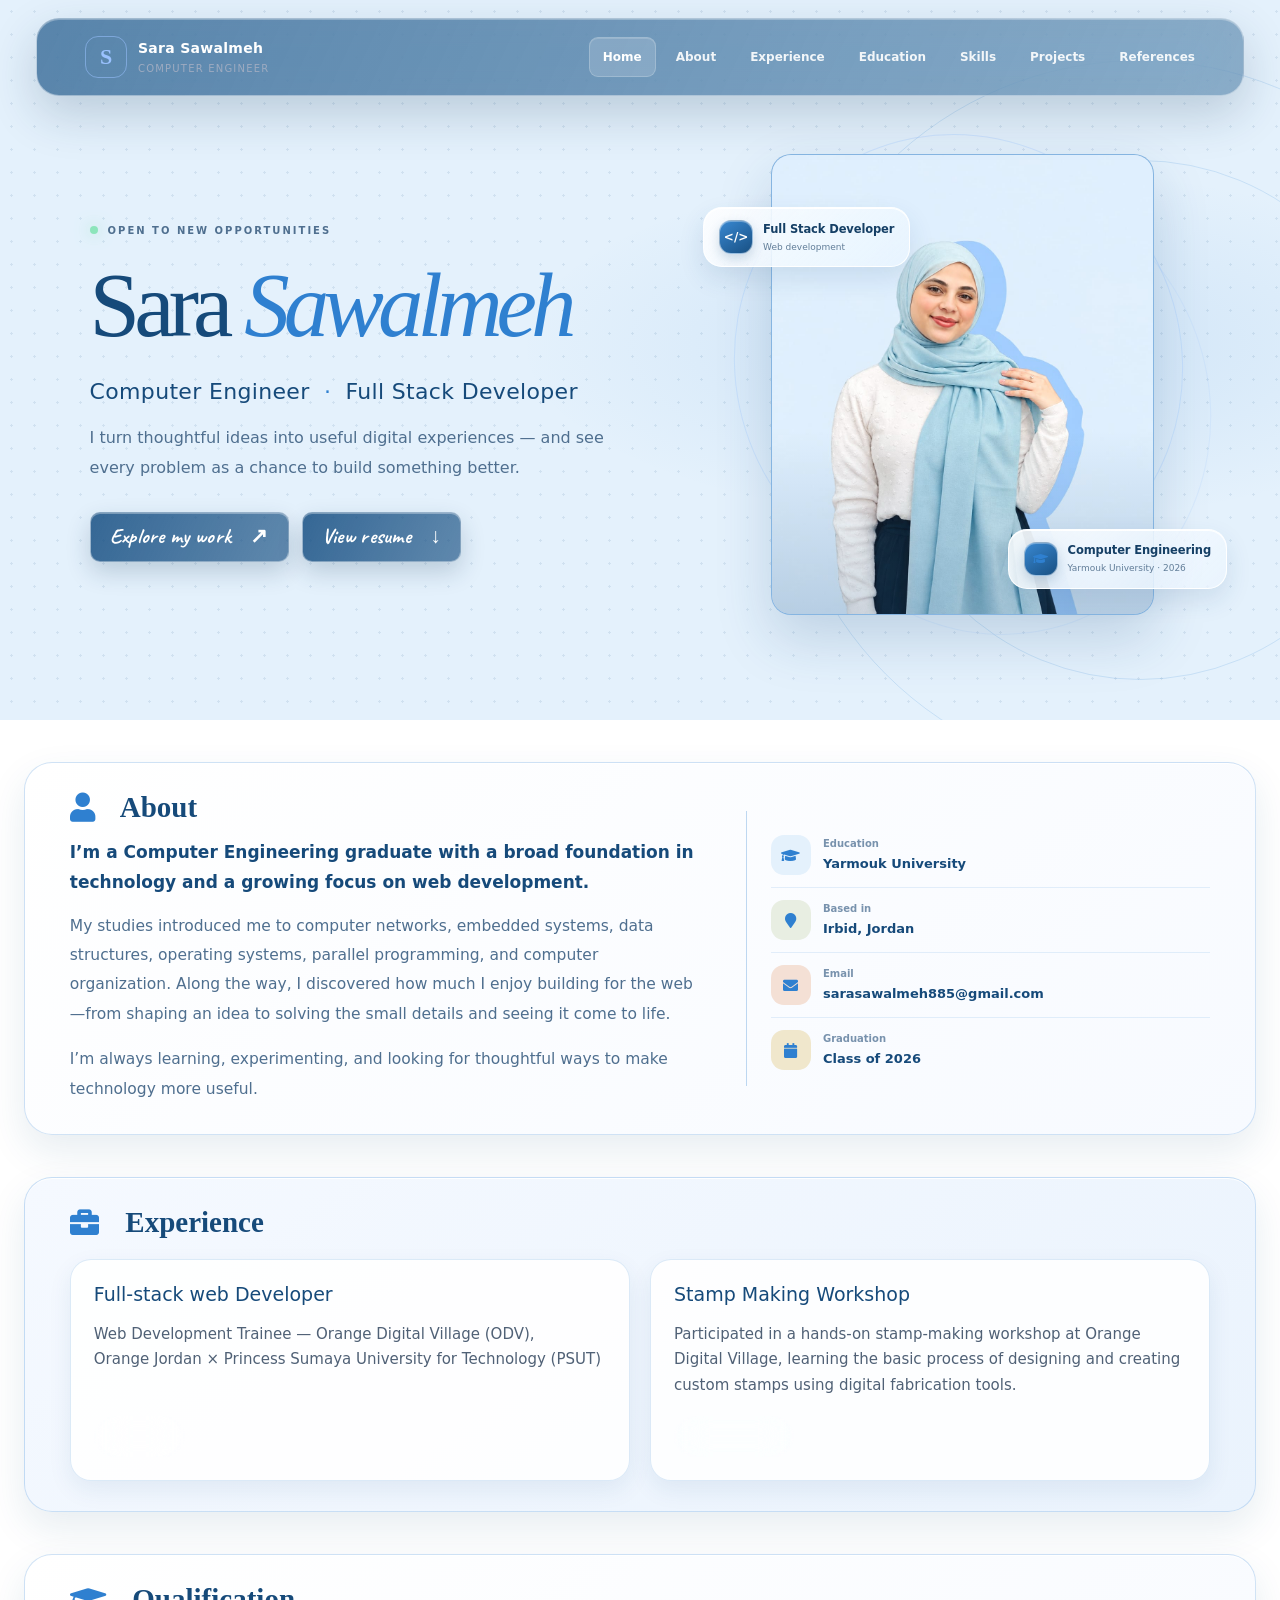
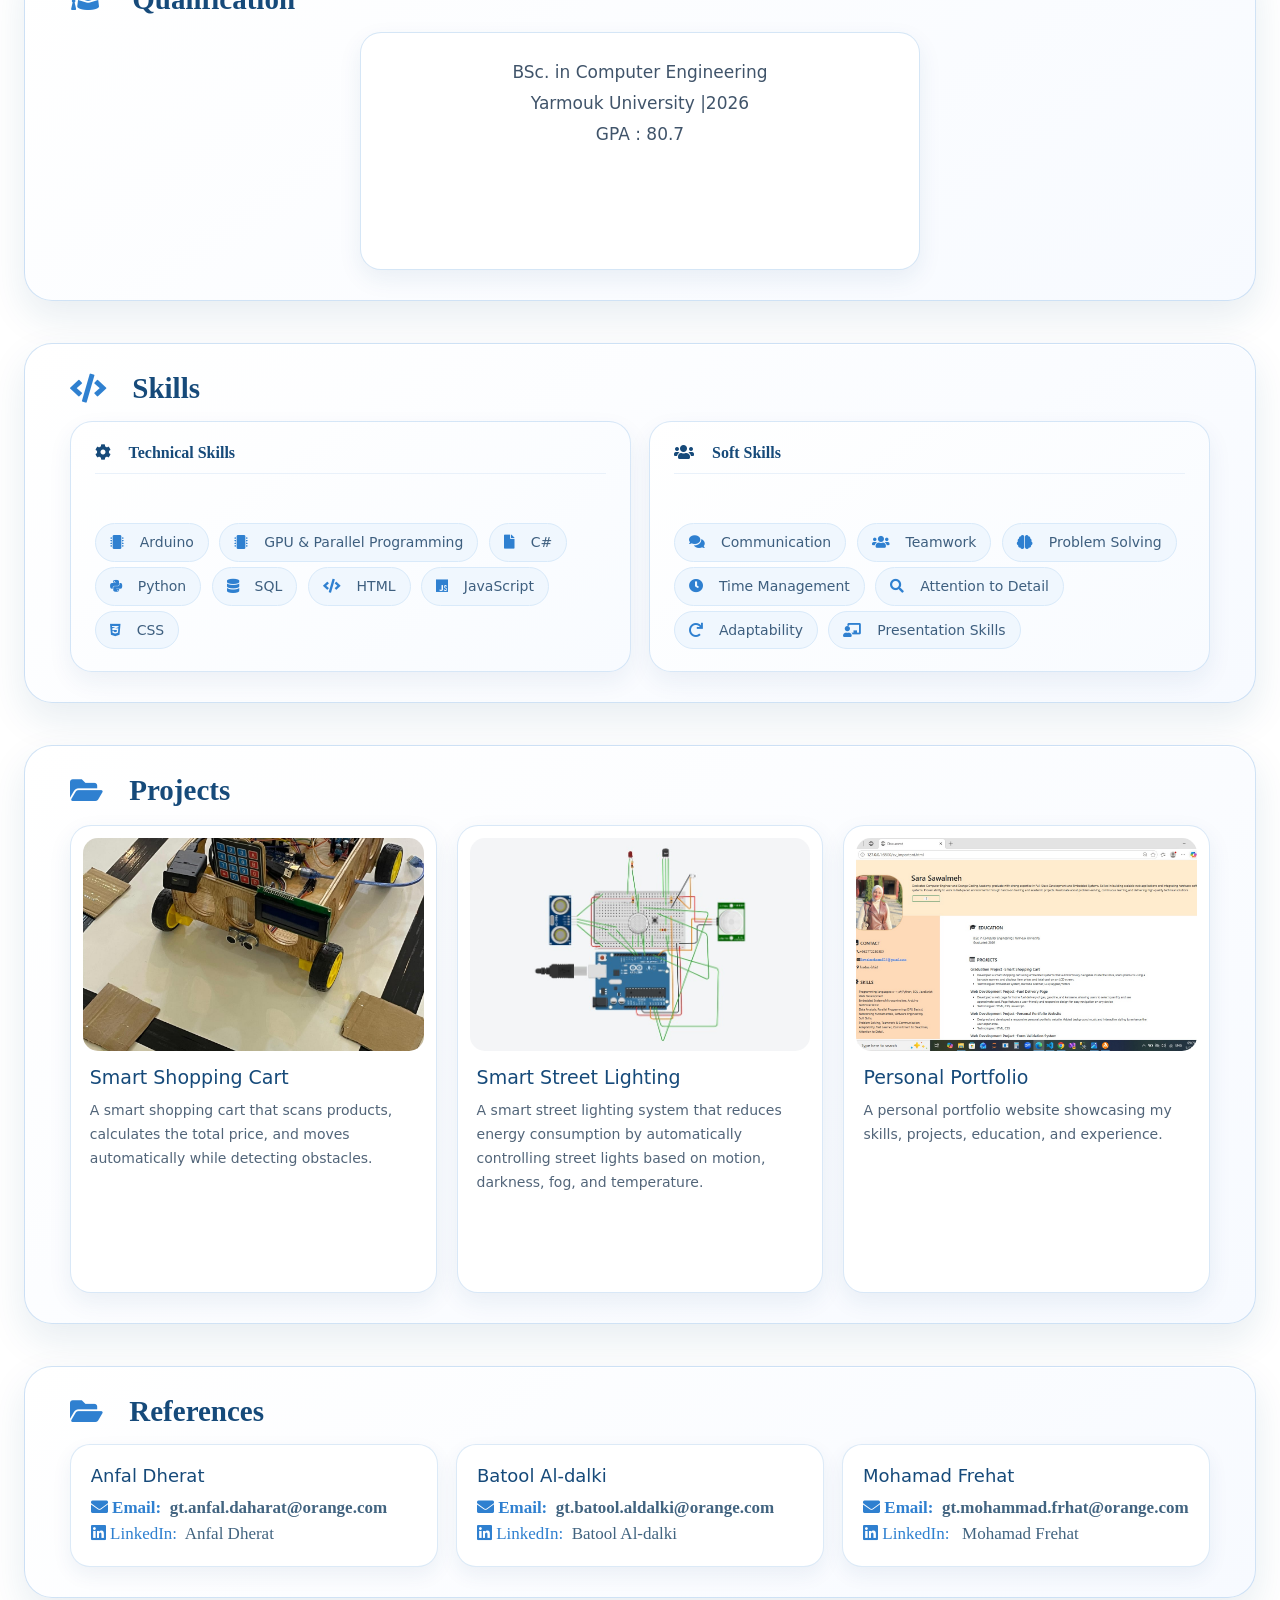
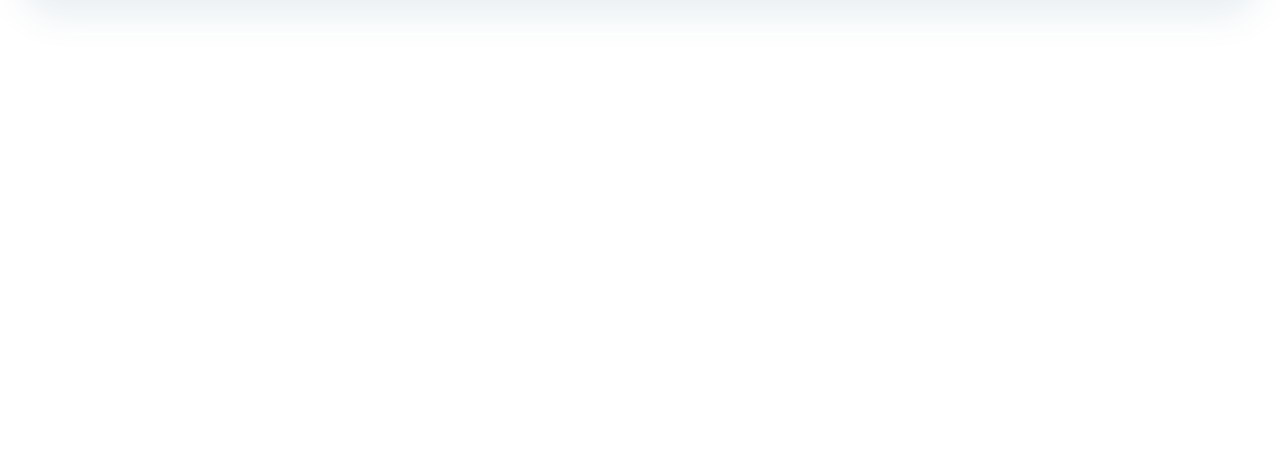
<file: index.html>
<!DOCTYPE html>
<html lang="en">
<head>
    <meta charset="UTF-8">
    <meta name="viewport" content="width=device-width, initial-scale=1.0">
    <title>Portfolio Sara</title>
    <link rel="preconnect" href="https://fonts.googleapis.com">
    <link rel="preconnect" href="https://fonts.gstatic.com" crossorigin>
    <link href="https://fonts.googleapis.com/css2?family=Caveat:wght@400;500;600;700&display=swap" rel="stylesheet">
    <link rel="stylesheet" href="portfolio.css">
    <link rel="stylesheet" href="https://cdn.jsdelivr.net/npm/bootstrap@5.3.8/dist/css/bootstrap.min.css">
    <link rel="stylesheet" href="https://cdnjs.cloudflare.com/ajax/libs/font-awesome/4.7.0/css/font-awesome.min.css">
    <link rel="stylesheet" href="https://cdnjs.cloudflare.com/ajax/libs/font-awesome/5.15.4/css/all.min.css">
    <script src="https://cdn.jsdelivr.net/npm/bootstrap@5.3.8/dist/js/bootstrap.bundle.min.js"></script>
</head>
<body>
   
    <nav class="navbar navbar-expand-lg portfolio-nav">
      <div class="container-fluid nav-inner">
        <a class="brand" href="#Home" aria-label="Sara Sawalmeh home">
          <span class="brand-mark">S</span>
          <span class="brand-copy"><strong>Sara Sawalmeh</strong><small>Computer Engineer</small></span>
        </a>
        <button class="navbar-toggler" type="button" data-bs-toggle="collapse" data-bs-target="#navbarNav" aria-controls="navbarNav" aria-expanded="false" aria-label="Toggle navigation">
          <span class="navbar-toggler-icon"></span>
        </button>
        <div class="collapse navbar-collapse" id="navbarNav">
          <ul class="navbar-nav ms-auto">
            <li class="nav-item"><a class="nav-link active" aria-current="page" href="#Home">Home</a></li>
            <li class="nav-item"><a class="nav-link" href="#About">About</a></li>
            <li class="nav-item"><a class="nav-link" href="#Experience">Experience</a></li>
            <li class="nav-item"><a class="nav-link" href="#Qualification">Education</a></li>
            <li class="nav-item"><a class="nav-link" href="#Skills">Skills</a></li>
            <li class="nav-item"><a class="nav-link" href="#Projects">Projects</a></li>
            <li class="nav-item"><a class="nav-link" href="#References">References</a></li>
          </ul>
        </div>
      </div>
    </nav>
 
<main>
<section class="div1 hero" id="Home">
  <div class="hero-dots" aria-hidden="true"></div>
  <div class="totalsection hero-copy">
    <span class="hero-kicker"><span class="status-dot"></span> OPEN TO NEW OPPORTUNITIES</span>
    <h1 class="heder">Sara <span>Sawalmeh</span></h1>
    <p class="hero-role">Computer Engineer <span>·</span> Full Stack Developer</p>
    <p class="pargraf1">I turn thoughtful ideas into useful digital experiences — and see every problem as a chance to build something better.</p>
    <div class="hero-actions">
      <a class="btn hero-primary" href="#Projects" >Explore my work <span aria-hidden="true">↗</span></a>
      <a class="btn hero-secondary" href="https://canva.link/bihfsyumkrdmxga" target="_blank" rel="noopener noreferrer">View resume <span aria-hidden="true">↓</span></a>
    </div>
  </div>
  <div class="hero-visual">
    <div class="hero-orbit orbit-one"></div><div class="hero-orbit orbit-two"></div>
    <div class="portrait-frame"><img src="img/personal1.jpeg" alt="Sara Sawalmeh"></div>
    <div class="float-glass-card float-card-role"><span class="float-card-icon">&lt;/&gt;</span><span><strong>Full Stack Developer</strong><small>Web development</small></span></div>
    <div class="float-glass-card float-card-study"><span class="float-card-icon"><i class="fa fa-graduation-cap" aria-hidden="true"></i></span><span><strong>Computer Engineering</strong><small>Yarmouk University · 2026</small></span></div>
  </div>
</section>
<div class="div2" id="About">
    <i class="fa fa-user  About tital" ><span> &nbsp About</span></i>
    <div class="about-copy">
      <p>I’m a Computer Engineering graduate with a broad foundation in technology and a growing focus on web development.</p>
      <p>My studies introduced me to computer networks, embedded systems, data structures, operating systems, parallel programming, and computer organization. Along the way, I discovered how much I enjoy building for the web—from shaping an idea to solving the small details and seeing it come to life.</p>
      <p>I’m always learning, experimenting, and looking for thoughtful ways to make technology more useful.</p>
    </div>
    <aside class="about-details-panel" aria-label="A few details">
      <ul class="about-details">
        <li><span class="about-detail-icon"><i class="fa fa-graduation-cap" aria-hidden="true"></i></span><span class="about-detail-copy"><small>Education</small><strong>Yarmouk University</strong></span></li>
        <li><span class="about-detail-icon"><i class="fa fa-map-marker" aria-hidden="true"></i></span><span class="about-detail-copy"><small>Based in</small><strong>Irbid, Jordan</strong></span></li>
        <li><span class="about-detail-icon"><i class="fa fa-envelope" aria-hidden="true"></i></span><span class="about-detail-copy"><small>Email</small><a href="mailto:sarasawalmeh885@gmail.com">sarasawalmeh885@gmail.com</a></span></li>
        <li><span class="about-detail-icon"><i class="fa fa-calendar" aria-hidden="true"></i></span><span class="about-detail-copy"><small>Graduation</small><strong>Class of 2026</strong></span></li>
      </ul>
    </aside>
   
</div>

<div class="div3"id="Experience">
    <i class="fa fa-briefcase  Experience tital" ><span> &nbsp Experience</span></i>
   <div class="p1">
    <h3>Full-stack web Developer</h3>
    <p>Web Development Trainee — Orange Digital Village (ODV),<br>
     Orange Jordan × Princess Sumaya University for Technology (PSUT)</p>
      <a class="btn experience-link" href="https://drive.google.com/file/d/1_aZCETJu_50LONexfxcGi90TAccU4Rtl/view?usp=drivesdk" target="_blank" rel="noopener noreferrer">Read more</a>
    </div>
<div class="p2">
  <h3>Stamp Making Workshop</h3>
  <p>Participated in a hands-on stamp-making workshop at Orange Digital Village, 
    learning the basic process of designing and creating custom stamps using digital 
    fabrication tools.</p>
    <a class="btn experience-link" href="https://drive.google.com/drive/folders/1jBFOgVEUS3QQ1HnPVDTqHMNEm5QnNGrv" target="_blank" rel="noopener noreferrer">View Workshop</a>
    </div>
</div>
       
   
</div>
<div class="div4"id="Qualification">
    <i class="fa fa-solid fa-graduation-cap  Qualification tital"><span> &nbsp Qualification</span></i>
    <div class="p11">
    <p>BSc. in Computer Engineering <br>Yarmouk University |2026 <br>
      GPA : 80.7</p>
      <br>
    <a href="https://drive.google.com/file/d/1zhrZAVGTyewPuCGDQgy5ZlvKgTm2TxIM/view?usp=drivesdk" target="_blank"><button  type="button" class="btn btn-secondary">Graduation Certificate</button></a></p>
    </div>
    
   
</div>
<div class="div5"id="Skills">
    <i class="fa fa-code  skills tital">
      <span> &nbsp Skills</span></i>

    <p class="left">
      <i class="fa fa-cog  " aria-hidden="true">&nbsp Technical Skills</i>
      <br>
      <span class="span"><i class="fa fa-solid fa-microchip"></i>&nbsp Arduino</span>
      <span class="span"><i class="fa fa-microchip" aria-hidden="true"></i>&nbsp GPU &amp; Parallel Programming</span>
      <span  class="span"><i class="fa fa-file"></i>&nbsp C#</span>
      <span  class="span"><i class="fab fa-python"></i>&nbsp Python</span>
      <span  class="span"><i class="fa fa-solid fa-database" ></i>&nbsp SQL</span>
      <span  class="span"><i class="fa fa-solid fa-code"></i> &nbsp HTML</span>
      <span class="span"><i class="fab fa-js" aria-hidden="true"></i>&nbsp JavaScript</span>
      <span  class="span"><i class="fab fa-css3-alt"></i>&nbsp CSS</span>
    </p>
      
    
    <p class="right">
      <i class="fa fa-users  " aria-hidden="true">&nbsp Soft Skills</i>
      <br>
      <span class="span"><i class="fa fa-solid fa-comments"></i>&nbsp Communication</span>
      <span  class="span"><i class="fa fa-solid fa-users"></i>&nbsp Teamwork</span>
      <span  class="span"><i class="fa fa-solid fa-brain"></i>&nbsp Problem Solving</span>
      <span  class="span"><i class="fas fa-clock"></i>&nbsp Time Management</span>
      <span  class="span"><i class="fas fa-search"></i>&nbsp Attention to Detail</span>
      <span  class="span"><i class="fa fa-solid fa-repeat"></i>&nbsp Adaptability</span>
      <span  class="span"><i class="fas fa-chalkboard-teacher"></i>&nbsp Presentation Skills</span></p>
      
    
   
</div>
<div class="div6" id="Projects">
<i class="fa fa-folder-open Projects tital" ><span> &nbsp Projects</span></i>
<div class="proj1">
<img src="img/smart_cart.jpeg">
<h3>Smart Shopping Cart</h3>
<p>A smart shopping cart that scans products, 
    calculates the total price, 
    and moves automatically while detecting obstacles.</p>
    <br>
     <a href="https://drive.google.com/file/d/1hwMrciI6EJCwf6CjFaGMXpKGRYM-Xptk/view?usp=drivesdk" target="_blank"><button type="button" class="btn btn-secondary">Go To Project</button></a>
</div>
<div class="proj2">
<img src="img/street_smart.jpeg">
<h3>Smart Street Lighting</h3>
<p>A smart street lighting system that reduces energy 
    consumption by automatically controlling 
    street lights based on motion, darkness, fog, and temperature.</p>
    <a href="https://drive.google.com/file/d/1CjH-kvJeXlmJz42w_RLQ5RaDnDc0UONO/view?usp=drivesdk" target="_blank"><button type="button" class="btn btn-secondary">Go To Project</button></a>
</div>
<div class="proj3">
<img src="img/portfolio.jpeg">
<h3>Personal Portfolio</h3>
<p>A personal portfolio 
    website showcasing my skills, 
    projects, education, and experience.</p>
    <br>
    <br>
    <a href="https://github.com/sarasawalmeh30-debug/Sara_CV.git" target="_blank"><button type="button" class="btn btn-secondary">Go To Project</button></a>
</div>
</div>
<div class="div7">
    
    <i class="fa fa-folder-open References tital" id="References"><span> &nbsp References</span></i>
    <div class=" Reference_1">
    <h3> Anfal Dherat</h3>
    <i class="fa fa-envelope"><span> Email:</span> &nbsp<a target="_blank" href="gt.anfal.daharat@orange.com">gt.anfal.daharat@orange.com</a></i><br>
    <i class="fab fa-linkedin"><span> LinkedIn: </span>&nbsp<a target="_blank" href="https://www.linkedin.com/in/anfal-dherat/">Anfal Dherat</a></i>
    </div>
    <div class=" Reference_2">
    <h3> Batool Al-dalki</h3>
    <i class="fa fa-envelope"> <span> Email:</span> &nbsp<a target="_blank" href="gt.batool.aldalki@orange.com">gt.batool.aldalki@orange.com</a></i><br>
    <i class="fab fa-linkedin">  <span> LinkedIn: </span> &nbsp<a target="_blank" href="https://www.linkedin.com/in/batool-walid-b33894228?utm_source=share_via&utm_content=profile&utm_medium=member_android">Batool Al-dalki</a></i>
    </div>
    <div class=" Reference_3">
    <h3> Mohamad Frehat</h3>
    <i class="fa fa-envelope"> <span> Email:</span> &nbsp<a target="_blank" href="gt.mohammad.frhat@orange.com">gt.mohammad.frhat@orange.com</a></i><br>
    <i class="fab fa-linkedin"> <span> LinkedIn: </span>&nbsp <a target="_blank" href="https://www.linkedin.com/in/mohammed-frehat-9222402b?utm_source=share_via&utm_content=profile&utm_medium=member_android">Mohamad Frehat</a></i>
    </div>
</div>
<br>
<br>
<footer class="footer" id="footer">
  <div class="footer-main">
    <div class="footer-message"><p class="footer-eyebrow">HAVE A PROJECT IN MIND?</p><h2>Good ideas start<br><em>with a hello.</em></h2><a class="footer-email" href="mailto:sarasawalmeh885@gmail.com">sarasawalmeh885@gmail.com <span aria-hidden="true">↗</span></a></div>
    <div class="footer-links"><span class="footer-eyebrow">FIND ME AROUND</span>
      <a href="tel:+962772289385"><i class="fa fa-phone" aria-hidden="true"></i> +962 7 7228 9385</a>
      <a href="https://github.com/sarasawalmeh30-debug" target="_blank" rel="noopener noreferrer"><i class="fab fa-github" aria-hidden="true"></i> GitHub <span>↗</span></a>
      <a href="https://www.linkedin.com/in/sara-sawalmeh-1b9399256?utm_source=share_via&utm_content=profile&utm_medium=member_android" target="_blank" rel="noopener noreferrer"><i class="fab fa-linkedin" aria-hidden="true"></i> LinkedIn <span>↗</span></a>
    </div>
  </div>
  <div class="footer-bottom"><span>© 2026 Sara Sawalmeh</span><span>Designed with curiosity in Jordan</span><a class="back-top" href="#Home" aria-label="Back to top">↑</a></div>
</footer>
</main>
<script>
  const hero = document.querySelector('.hero');
  if (hero) {
    hero.addEventListener('pointermove', (event) => {
      const bounds = hero.getBoundingClientRect();
      hero.style.setProperty('--pointer-x', `${((event.clientX - bounds.left) / bounds.width) * 100}%`);
      hero.style.setProperty('--pointer-y', `${((event.clientY - bounds.top) / bounds.height) * 100}%`);
    });
    hero.addEventListener('pointerleave', () => {
      hero.style.setProperty('--pointer-x', '50%');
      hero.style.setProperty('--pointer-y', '50%');
    });
  }
</script>
</body>
</html>
</file>
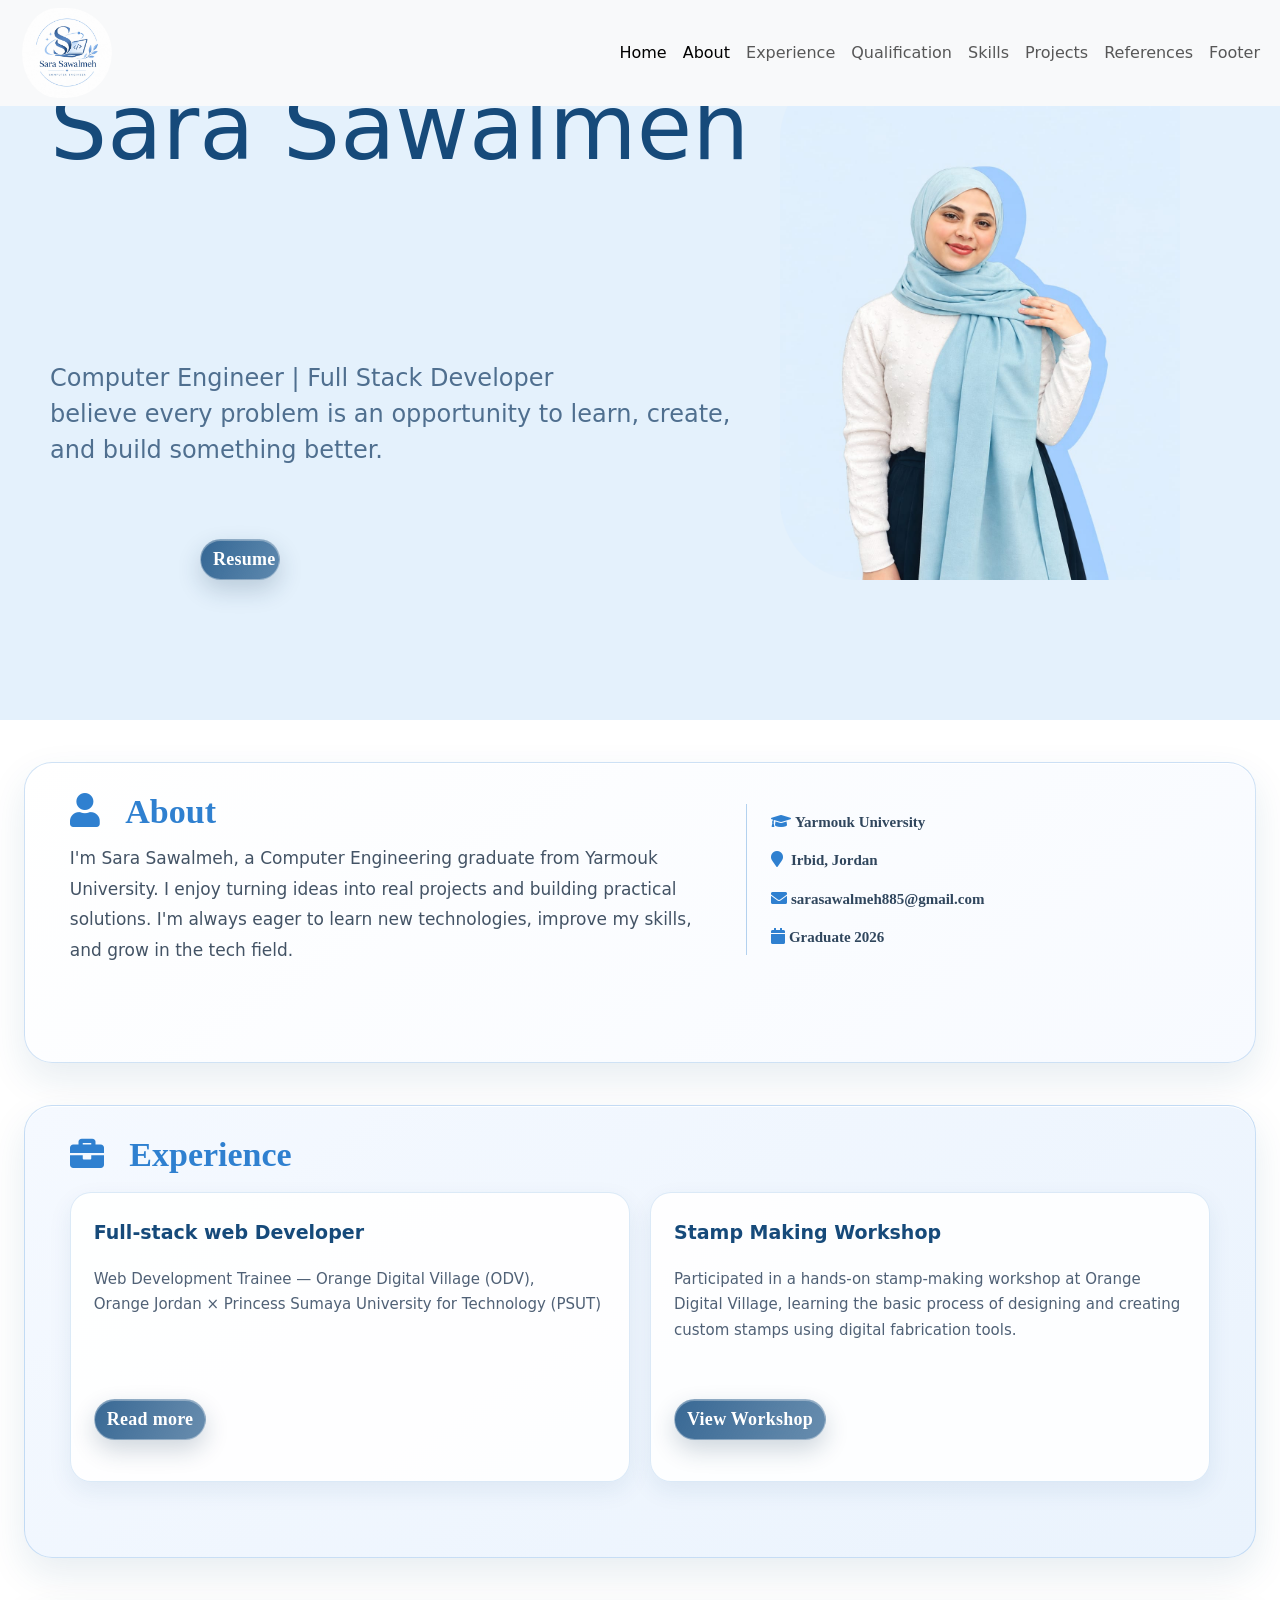
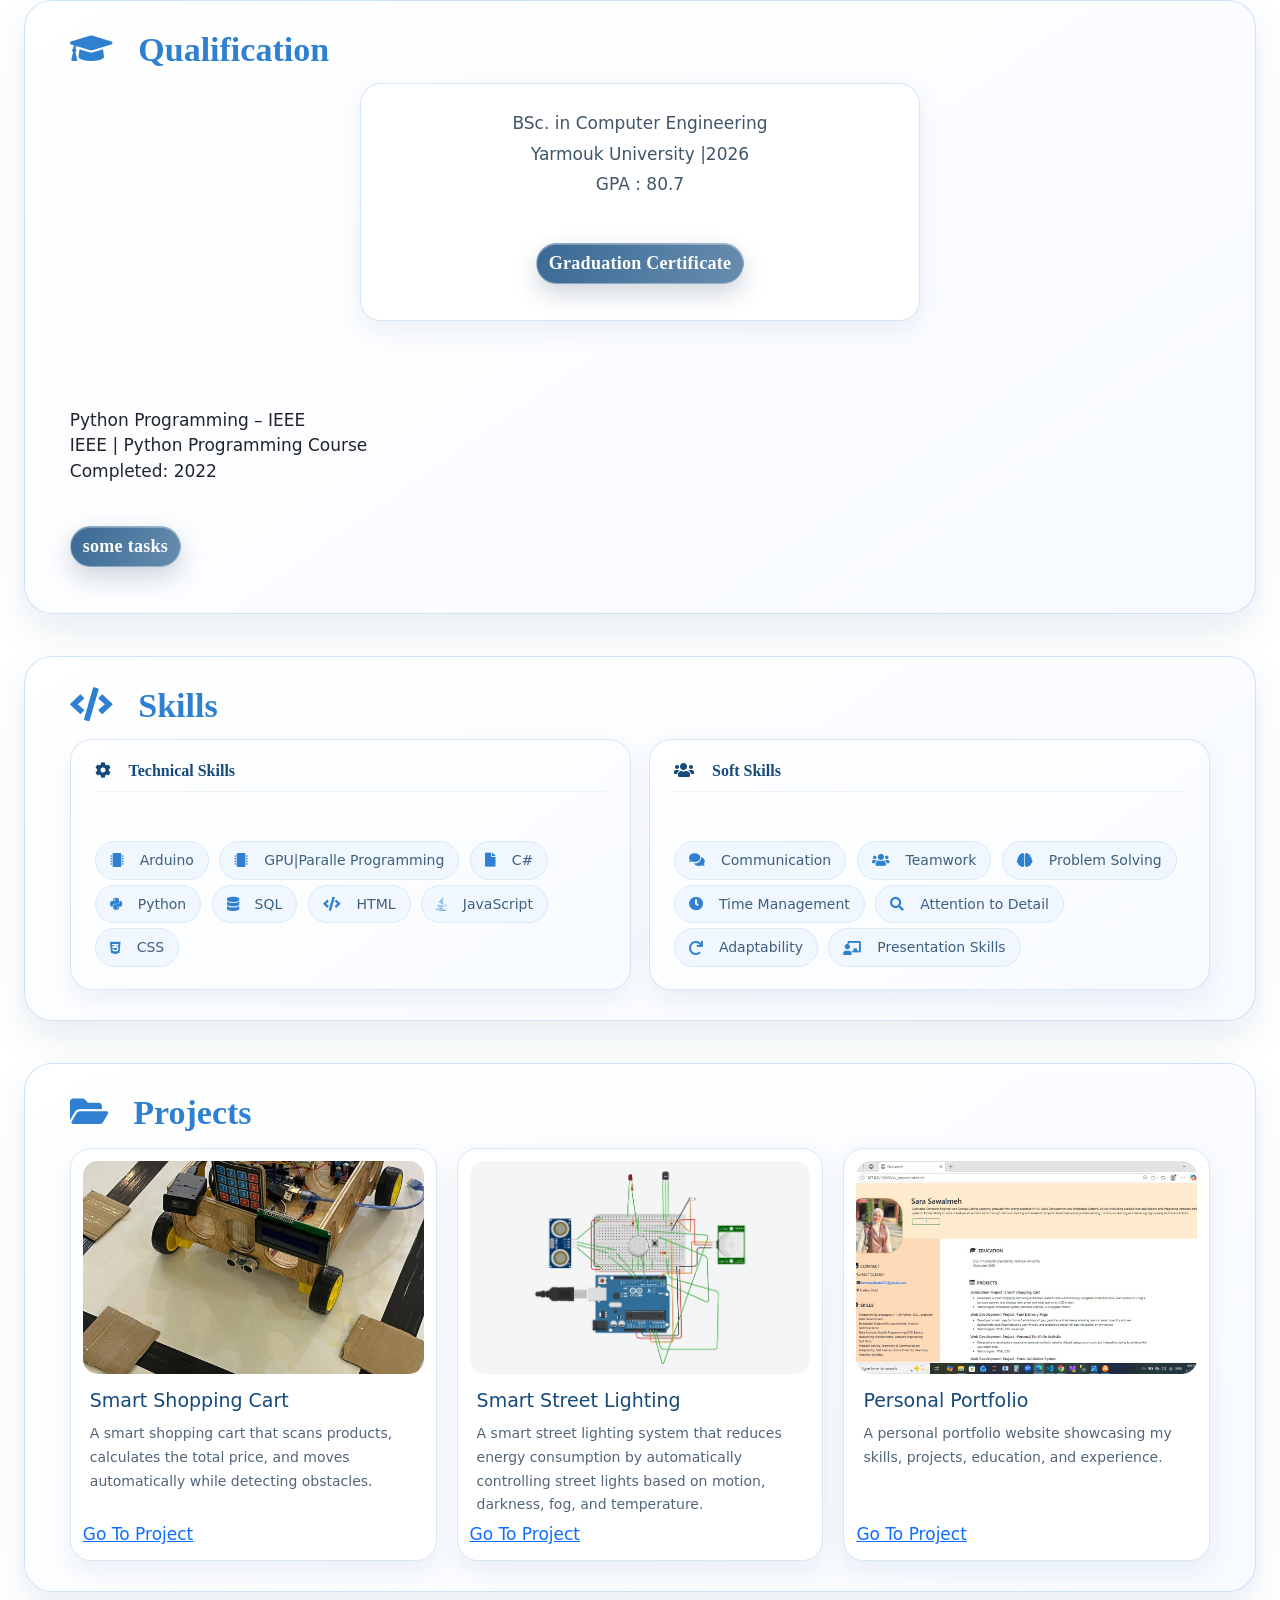
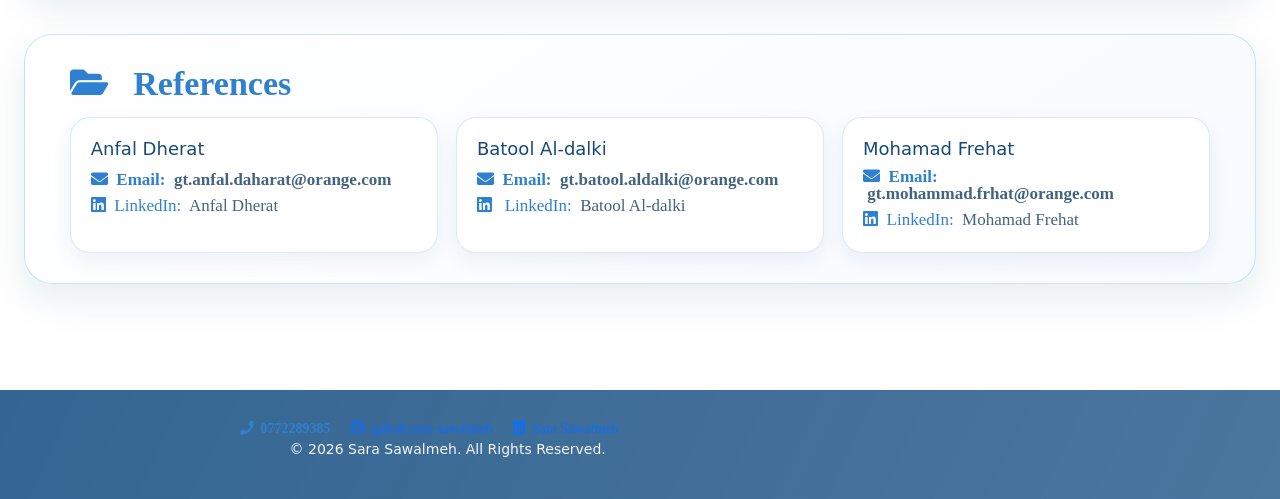
<file: portfolio.html>
<!DOCTYPE html>
<html lang="en">
<head>
    <meta charset="UTF-8">
    <meta name="viewport" content="width=device-width, initial-scale=1.0">
    <title>Portfolio Sara</title>
    <link rel="stylesheet" href="portfolio.css">
    <link rel="stylesheet" href="https://cdn.jsdelivr.net/npm/bootstrap@5.3.8/dist/css/bootstrap.min.css">
    <link rel="stylesheet" href="https://cdnjs.cloudflare.com/ajax/libs/font-awesome/4.7.0/css/font-awesome.min.css">
    <link rel="stylesheet" href="https://cdnjs.cloudflare.com/ajax/libs/font-awesome/5.15.4/css/all.min.css">
    <script src="https://cdn.jsdelivr.net/npm/bootstrap@5.3.8/dist/js/bootstrap.bundle.min.js"></script>
</head>
<body>
   
    <nav class="navbar navbar-expand-lg bg-body-tertiary">
       
        
       
  
    <div class="container-fluid">
      <img src="WhatsApp Image 2026-09-11 at 2.48.50 PM.jpeg">
    <button class="navbar-toggler" type="button" data-bs-toggle="collapse" data-bs-target="#navbarNav" aria-controls="navbarNav" aria-expanded="false" aria-label="Toggle navigation">
      <span class="navbar-toggler-icon"></span>
    </button>
    <span> &nbsp &nbsp &nbsp &nbsp &nbsp &nbsp &nbsp &nbsp &nbsp  &nbsp &nbsp &nbsp &nbsp &nbsp &nbsp &nbsp &nbsp &nbsp  &nbsp &nbsp &nbsp &nbsp &nbsp &nbsp &nbsp &nbsp &nbsp &nbsp &nbsp  &nbsp &nbsp &nbsp &nbsp &nbsp &nbsp &nbsp &nbsp &nbsp &nbsp &nbsp  &nbsp &nbsp &nbsp &nbsp &nbsp &nbsp &nbsp &nbsp &nbsp &nbsp &nbsp  &nbsp &nbsp &nbsp &nbsp &nbsp &nbsp &nbsp &nbsp &nbsp &nbsp &nbsp  &nbsp &nbsp &nbsp &nbsp &nbsp &nbsp &nbsp &nbsp &nbsp &nbsp &nbsp  &nbsp &nbsp &nbsp &nbsp &nbsp &nbsp &nbsp &nbsp &nbsp &nbsp &nbsp</span>
    <div class="collapse navbar-collapse" id="navbarNav">
      <ul class="navbar-nav">
         <li class="nav-item n">
          <a class="nav-link active" aria-current="page" href="portfolio.html">Home</a>
        </li>
        <li class="nav-item n">
          <a class="nav-link active" aria-current="page" href="#About">About</a>
        </li>
        <li class="nav-item n">
          <a class="nav-link" href="#Experience">Experience</a>
        </li>
        <li class="nav-item n">
          <a class="nav-link" href="#Qualification">Qualification</a>
        </li>
        <li class="nav-item n">
          <a class="nav-link "  href="#Skills">Skills</a>
        </li>
        <li class="nav-item n">
          <a class="nav-link " href="#Projects">Projects</a>
        </li>
        <li class="nav-item n">
          <a class="nav-link "  href="#References">References</a>
        </li>
        <li class="nav-item n">
          <a class="nav-link "  href="#footer">Footer</a>
        </li>
      </ul>
    </div>
  </div>
</nav>
 
<div class="div1">
    <p class="heder">Sara Sawalmeh</p>

    <p class="pargraf1">Computer Engineer | Full Stack Developer<br>
       believe every problem is an opportunity to learn, create, and build something better.<br>
      <br><a href="https://canva.link/bihfsyumkrdmxga" target="_blank"><button type="button" class="btn btn-secondary">Resume</button></a></p>
      <img src="personal1.jpeg">
      
</div>
<div class="div2" id="About">
    <i class="fa fa-user fa-2x About" ><span> &nbsp About</span></i>
    <br>
    <br>
    <p>I'm Sara Sawalmeh, a Computer Engineering graduate from Yarmouk University. 
       I enjoy turning ideas into real projects and building practical solutions. 
       I'm always eager to learn new technologies, improve my skills, 
       and grow in the tech field.</p>
       <ul>
    
         <li ><i class="fa fa-graduation-cap icon">&nbsp<span>Yarmouk University</span> </i>  </li>
    <li><i class="fa fa-map-marker icon">&nbsp <span>Irbid, Jordan</span> </i></li>
    <li><i class="fa fa-envelope icon" >&nbsp<a style="text-decoration: none;" target="_blank" href="sarasawalmeh885@gmail.com"><span>sarasawalmeh885@gmail.com</span></a></i></li>
    <li><i class="fa fa-calendar icon">&nbsp<span>Graduate 2026</span> </i></li>
    
       </ul>
   
</div>

<div class="div3"id="Experience">
    <i class="fa fa-briefcase fa-2x Experience" ><span> &nbsp Experience</span></i>
    <br>
   <div class="p1">
    <p  style="font-size: 25px;"><b>Full-stack web Developer</b></p>
    <p> Web Development Trainee — Orange Digital Village (ODV),<br>
     Orange Jordan × Princess Sumaya University for Technology (PSUT)</p>
      <br>
      <br>

      <a href="https://drive.google.com/file/d/1_aZCETJu_50LONexfxcGi90TAccU4Rtl/view?usp=drivesdk" target="_blank"><button  type="button" class="btn btn-secondary">Read more</button></a></p>
    </div>
<div class="p2">
  <p style="font-size: 25px;"><b>Stamp Making Workshop</b></p>
  <p>Participated in a hands-on stamp-making workshop at Orange Digital Village, 
    learning the basic process of designing and creating custom stamps using digital 
    fabrication tools.</p><br>
    <a href="https://drive.google.com/drive/folders/1jBFOgVEUS3QQ1HnPVDTqHMNEm5QnNGrv" target="_blank"><button type="button" class="btn btn-secondary">View Workshop</button></a></p>
    </div>
</div>
       
   
</div>
<div class="div4"id="Qualification">
    <i class="fa fa-solid fa-graduation-cap fa-2x Qualification"><span> &nbsp Qualification</span></i>
    <br>
    <br>
    <div class="p11">
    <p>BSc. in Computer Engineering <br>Yarmouk University |2026 <br>
      GPA : 80.7</p>
      <br>
    <a href="https://drive.google.com/file/d/1zhrZAVGTyewPuCGDQgy5ZlvKgTm2TxIM/view?usp=drivesdk" target="_blank"><button  type="button" class="btn btn-secondary">Graduation Certificate</button></a></p>
    </div>
    <div class="p22">
    <p>Python Programming – IEEE<br>
    IEEE | Python Programming Course<br>
    Completed: 2022</p>
    <br>
    <a href="https://drive.google.com/drive/folders/16_SA4wwFE_6m3GXTYedLnlnxYhSStC8a" target="_blank"><button type="button" class="btn btn-secondary">some tasks</button></a></p>
</div>
    
   
</div>
<div class="div5"id="Skills">
    <i class="fa fa-code fa-2x skills">
      <span> &nbsp Skills</span></i>

    <p class="left">
      <i class="fa fa-cog  " aria-hidden="true">&nbsp Technical Skills</i>
      <br>
      <span class="span"><i class="fa fa-solid fa-microchip"></i>&nbsp Arduino</span>
      <span  class="span"><i class="fa fa-microchip"></i>&nbsp GPU|Paralle Programming</span>
      <span  class="span"><i class="fa fa-file"></i>&nbsp C#</span>
      <span  class="span"><i class="fab fa-python"></i>&nbsp Python</span>
      <span  class="span"><i class="fa fa-solid fa-database" ></i>&nbsp SQL</span>
      <span  class="span"><i class="fa fa-solid fa-code"></i> &nbsp HTML</span>
      <span  class="span"><i class="fab fa-java"></i>&nbsp JavaScript</span>
      <span  class="span"><i class="fab fa-css3-alt"></i>&nbsp CSS</span>
    </p>
      
    
    <p class="right">
      <i class="fa fa-users  " aria-hidden="true">&nbsp Soft Skills</i>
      <br>
      <span class="span"><i class="fa fa-solid fa-comments"></i>&nbsp Communication</span>
      <span  class="span"><i class="fa fa-solid fa-users"></i>&nbsp Teamwork</span>
      <span  class="span"><i class="fa fa-solid fa-brain"></i>&nbsp Problem Solving</span>
      <span  class="span"><i class="fas fa-clock"></i>&nbsp Time Management</span>
      <span  class="span"><i class="fas fa-search"></i>&nbsp Attention to Detail</span>
      <span  class="span"><i class="fa fa-solid fa-repeat"></i>&nbsp Adaptability</span>
      <span  class="span"><i class="fas fa-chalkboard-teacher"></i>&nbsp Presentation Skills</span></p>
      
    
   
</div>
<div class="div6" id="Projects">
<i class="fa fa-folder-open fa-2x Projects" ><span> &nbsp Projects</span></i>
<div class="proj1">
<img src="smart_cart.jpeg">
<h3>Smart Shopping Cart</h3>
<p>A smart shopping cart that scans products, 
    calculates the total price, 
    and moves automatically while detecting obstacles.</p>
    <br>
    <a target="_blank" href="https://drive.google.com/file/d/1hwMrciI6EJCwf6CjFaGMXpKGRYM-Xptk/view?usp=drivesdk">Go To Project</a>
</div>
<div class="proj2">
<img src="street_smart.jpeg">
<h3>Smart Street Lighting</h3>
<p>A smart street lighting system that reduces energy 
    consumption by automatically controlling 
    street lights based on motion, darkness, fog, and temperature.</p>
    <a target="_blank" href="https://drive.google.com/file/d/1CjH-kvJeXlmJz42w_RLQ5RaDnDc0UONO/view?usp=drivesdk">Go To Project</a>
</div>
<div class="proj3">
<img src="portfolio.jpeg">
<h3>Personal Portfolio</h3>
<p>A personal portfolio 
    website showcasing my skills, 
    projects, education, and experience.</p>
    <br>
    <br>
    <a target="_blank" href="https://github.com/sarasawalmeh30-debug/Sara_CV.git">Go To Project</a>
</div>
</div>
<div class="div7">
    
    <i class="fa fa-folder-open fa-2x References" id="References"><span> &nbsp References</span></i>
    <div class=" Reference_1">
    <h3> Anfal Dherat</h3>
    <i class="fa fa-envelope">&nbsp Email: &nbsp<a target="_blank" href="gt.anfal.daharat@orange.com">gt.anfal.daharat@orange.com</a></i><br>
    <i class="fab fa-linkedin">&nbsp LinkedIn: &nbsp<a target="_blank" href="https://www.linkedin.com/in/anfal-dherat/">Anfal Dherat</a></i>
    </div>
    <div class=" Reference_2">
    <h3> Batool Al-dalki</h3>
    <i class="fa fa-envelope">&nbsp Email: &nbsp<a target="_blank" href="gt.batool.aldalki@orange.com">gt.batool.aldalki@orange.com</a></i><br>
    <i class="fab fa-linkedin"> &nbsp LinkedIn: &nbsp<a target="_blank" href="https://www.linkedin.com/in/batool-walid-b33894228?utm_source=share_via&utm_content=profile&utm_medium=member_android">Batool Al-dalki</a></i>
    </div>
    <div class=" Reference_3">
    <h3> Mohamad Frehat</h3>
    <i class="fa fa-envelope">&nbsp Email: &nbsp<a target="_blank" href="gt.mohammad.frhat@orange.com">gt.mohammad.frhat@orange.com</a></i><br>
    <i class="fab fa-linkedin">&nbsp LinkedIn:&nbsp <a target="_blank" href="https://www.linkedin.com/in/mohammed-frehat-9222402b?utm_source=share_via&utm_content=profile&utm_medium=member_android">Mohamad Frehat</a></i>
    </div>
</div>
<br>
<br>
<footer class="footer" id="footer">
    <div class="icon1">
<a href="0772289385" target="_blank"><i class="fa fa-phone">&nbsp 0772289385</i></a>
<a href="https://github.com/sarasawalmeh30-debug" target="_blank"><i class="fab fa-github">&nbsp github.sara sawalmeh</i></a>

<a href="https://www.linkedin.com/in/sara-sawalmeh-1b9399256?utm_source=share_via&utm_content=profile&utm_medium=member_android" target="_blank"><i class="fab fa-linkedin">&nbsp Sara Sawalmeh</i></a>
</div>

<p class="copy">© 2026 Sara Sawalmeh. All Rights Reserved.</p>
</footer>
</body>
</html>
</file>
<file: portfolio.css>
.navbar img{
width: 100px;
height: 90px;
border-radius: 100px;
padding-left: 10px;
}

body{
    padding-top: 80px;
}
.navbar{
    position: fixed !important;
    top: 0;
    left: 0;
    width: 100%;   
}
.fa{
    color:#2f80d0; 
}
a:hover{
   transform:scale(1.2);
   color: purple;
}
.div1{
   display: grid;
   grid-template-columns: 2fr auto;
   grid-template-rows: 1fr 1fr auto;
    height: 720px !important;
    background-color: #E4f1fc;
    padding-bottom: 170px;
    padding-top: 60px; 
    padding-left: 50px;
    gap:0;
}
.div .totalsection{
 grid-column: 1/2;
 grid-row: 1/2;
}
.div1 .heder{
   
    font-size: 90px;
    color:#164A7A;
}
.div1 .pargraf1{
     padding-top: 40px;
     color: #4f6f8f;
     font-size: 24px;
     margin: 0;
}
.div1 img{
   
    width: 500px;
    height: 520px;
    grid-column: 2/3;
     grid-row: 1/4;
     padding-right: 100px;
     border-radius: 80px;
}
.div1 button{
    grid-column: 1/2;
     grid-row: 3/4;
     width: 80px;
     margin-left: 150px;
     background-color: #164A7A;
     margin-top: 35px;
}
.div2 .tital ,.div3 .tital,.div4 .tital, .div5 .tital,.div6 .tital,.div7 .tital{
    font-size: 35px;
} 
.div2{
    display: grid;
    grid-template-columns: repeat(2,1fr);
    grid-template-rows: repeat(3,1fr);
    width: 90%;
    height: 400px;
    border: 1px solid #2f80d0;
    border-radius: 40px;
    box-shadow: 8px 8px 8px #2f80d0;
    padding-top: 30px;
    scroll-margin-top: 170px;
    width: 90%;
    margin-left:80px ;
    font-size: 21px;
    padding-left: 40px;
    margin-top: 60px;
}
.div .About{
   grid-row: 1/2;
   grid-column: 1/2;
}
.div2 p{
grid-row: 2/3;
grid-column: 1/2;
}
.div2 .icon{
  grid-row: 2/3;
  grid-column: 2/3;
  border-left: 2px solid #2f80d0;
  padding-left: 30px;
}
.div2 ul span{
    color: black;
}
ul{
    list-style: none;
}
.div3{
    display: grid;
    grid-template-columns: repeat(2,1fr);
    grid-template-rows: repeat(3,1fr);
    height: 500px;
    border: 1px solid #2f80d0;
    border-radius: 40px;
    box-shadow: 8px 8px 8px #2f80d0;
    margin-top: 50px;
    padding-top: 30px;
    background-color:#E4f1fc ;
    width: 90%;
    margin-left:80px ;
    padding-left: 15px;
    padding-right: 15px;
    scroll-margin-top: 200px;
    font-size: 21px;
    gap:15px; 
    
}
.div3 .Experience{
   grid-row: 1/2;
   grid-column: 1/2;
}
.div3 .p1{
    border: 1px solid #164A7A;
    background-color: white;
    border-radius: 50px;
    padding-top: 30px;
    text-align: center;
grid-row: 2/3;
grid-column: 1/2;
height: 300px;
padding: 16px;
box-shadow:6px 6px 6px #2f80d0 ;
margin-left: 15px;
}
.div3 .p2{
    border: 1px solid #164A7A;
    background-color: white;
    border-radius: 50px;
    padding-top: 30px;
    text-align: center;
grid-row: 2/3;
grid-column: 2/3;
height: 300px;
box-shadow:6px 6px 6px #2f80d0 ;
padding: 16px;
margin-right: 18px;

}
.div3 button{
    background-color: #164A7A;
}
.div4{
   display: grid;
    grid-template-columns:1fr ;
    grid-template-rows:1fr 1fr 1fr;
    height: 400px;
    border: 1px solid #2f80d0;
    border-radius: 40px;
    box-shadow: 8px 8px 8px #2f80d0;
    margin-top: 50px;
    padding-top: 30px;
    width: 90%;
    margin-left:80px ;
    padding-left: 20px;
    padding-right: 20px;
     scroll-margin-top: 170px;
     font-size: 21px;
     gap:15px; 
    
}
.div3 .Qualification{
   grid-row: 1/2;
   grid-column: 1/2;
}
.div4 .p11{
grid-row: 2/3;
grid-column: 1/2;
padding-top: 30px;
border: 1px solid #164A7A;
box-shadow: 8px 8px 8px #2f80d0 ;
border-radius: 50px;
height: 220px;
text-align: center;
width: 50%;
  margin-left: 300px;

}
.div4 button{
    background-color: #164A7A;
}
.div5{
    display: grid;
    grid-template-columns: repeat(2,1fr);
    grid-template-rows: repeat(3,1fr);
    height: 400px;
    border: 1px solid #2f80d0;
    border-radius: 40px;
    box-shadow: 8px 8px 8px #2f80d0;
    margin-top: 50px;
    padding-top: 30px;
    background-color:#E4f1fc ;
    width: 90%;
    margin-left:80px;
    padding-left: 40px;
    background-color:#E4f1fc ;
    scroll-margin-top: 170px;
    font-size: 18px;
}
.div5 .span{
    background-color: #bdd4eb;
    border-radius: 30px;
    padding: 8px;
    margin: 4px;
    display: inline-block;
}
.div5 .skills{
   grid-row: 1/2;
   grid-column: 1/2;
}
.div5 .right{
    grid-row: 2/3;
    grid-column: 2/3;
   border-left: 1px solid #2f80d0;
   padding-left: 30px;
}
.div5 .left{
     grid-row: 2/3;
     grid-column: 1/2;
}
.div5 .span:hover{
    transform:scale(1.2);
   color: black;
}
.div5 .fab,.fa,.fas{
    color:#2f80d0
}
.div6{
   display: grid;
    grid-template-columns: repeat(3,1fr);
    grid-template-rows: repeat(3,1fr);
    height: 700px;
    border: 1px solid #2f80d0;
    border-radius: 40px;
    box-shadow: 8px 8px 8px #2f80d0;
    margin-top: 50px;
    padding-top: 30px;
    width: 90%;
    margin-left:80px ;
    padding-left: 40px;
     scroll-margin-top: 120px;
     font-size: 17px;
}
.div6 img{
    width: 400px;
    height: 250px;
    border-radius: 20px;
}
.div6 .Projects{
     grid-row: 1/2;
    grid-column: 1/2;
}
.div6 .proj1{
   display: flex;
    flex-direction: column;
    border: 2px solis #2f80d0;
     border-radius: 20px;
    box-shadow: 8px 8px 8px #2f80d0;
    grid-row: 2/3;
    grid-column: 1/2;
     width: 400px;
     text-align: center;
     justify-content: flex-start;
    align-items: center;
}
.div6 .proj2{
    display: flex;
    flex-direction: column;
    border: 2px solis #2f80d0;
     border-radius: 20px;
    box-shadow: 8px 8px 8px #2f80d0;
    grid-row: 2/3;
    grid-column: 2/3;
     width: 400px;
     text-align: center;
     justify-content: center;
    align-items: center;
}
.div6 .proj3{
    display: flex;
    flex-direction: column;
    border: 2px solis #2f80d0;
     border-radius: 20px;
    box-shadow: 8px 8px 8px #2f80d0;
    grid-row: 2/3;
    grid-column: 3/4;
     width: 400px;
     text-align: center;
     justify-content: center;
    align-items: center;
}
.div6 button{
    border-radius: 90px;
    margin: 20px;
    background-color: #164A7A;
}
.div7{
    display: grid;
    grid-template-columns: repeat(3,1fr);
    grid-template-rows: repeat(3,1fr);
    height: 300px;
    border: 1px solid #2f80d0;
    border-radius: 40px;
    box-shadow: 8px 8px 8px #2f80d0;
    padding-left:40px ;
    margin-top: 50px;
    font-size: 18px;
    padding-top: 30px;
     background-color:#E4f1fc ;
     width: 90%;
    margin-left:80px ;
     scroll-margin-top: 90px; 
}
.div7 .Reference{
      grid-row:1/2 ;
    grid-column:1/2;
}
.div7 .Reference_1{
    grid-row:2/3 ;
    grid-column:1/2 ;
}
.div7 .Reference_2{
    grid-row:2/3 ;
    grid-column:2/3 ;
     padding-left: 10px;
}
.div7 .Reference_3{
    grid-row:2/3 ;
    grid-column:3/4 ;
    padding-left: 10px;
}
.div7 .fab{
    color: #2f80d0;
}
.div7 a{
    color: rgb(3, 34, 60);
}
.footer{
    display: grid;
    grid-template-columns: repeat(4,1fr);
    grid-template-rows: repeat(3,1fr);
    background-color: #E4f1fc;
    padding-top: 30px; 
    padding-bottom: 30px;
    width: 100%;
    height: 250px;
    border-radius: 20px;
    font-size:20px;
     scroll-margin-top: 90px;
}
.icon1{
 display: flex;
    flex-direction: row;
    gap: 20px;
    grid-column: 2/4;
grid-row: 2/3;
padding-left: 150px;
}
.footer p{
grid-column: 2/4;
grid-row: 3/4;
padding-left: 200px;
}
.div7 a{
    text-decoration: none;
}
@media (max-width:480px) {
    *{
box-sizing: border-box;
margin: 0;
padding: 0;
justify-content: center;
    }
    body{
        width: 100%;
         padding-top: 0;
         margin: 0;
     
      
    }
    .container-fluid , .navbar-collapse{
        padding-right: 0 !important;
        padding-left: 0;
        width: 100%;

    }
    .div2,.div3,.div3,.div4,.div5,.div6,.div7,.footer{
        width: 90%;
        margin: 20px auto;
        padding-left: 10px;
        padding-right: 10px;
        box-sizing: border-box;
        font-size: 15px;  
    }   
.navbar{
    position: static !important;
}
   .div1{
   display: block;
    height: 700px;
    width: 100%;
    background-color: #E4f1fc;
    padding-left: 20px;
    margin: 0;
    box-sizing: border-box;
}
.div1 .heder{
    font-size: 40px;
    color:#164A7A;
    
}
.div1 .pargraf1{
     color: #4f6f8f;
     font-size: 15px;
     padding-top: 35px;
}
.div1 img{
    width: 300px;
    height: 350px;
    object-fit: cover;
    display: block;
    margin: 20px auto;
    padding-right: 0;
    
}
.div1 button{
     width: 80px;
     margin: 20px auto;
     display: block;
     margin-top: 30px;
}
.div2{
    display: grid;
    grid-template-columns: repeat(1,1fr);
    grid-template-rows: auto auto auto;
    font-size:15px ;
    height: 500px;
    border: 1px solid #2f80d0;
    border-radius: 40px;
    box-shadow: 8px 8px 8px #2f80d0;
     padding-left: 20px;
}
.div .About{
   grid-row: 1/2;
   grid-column: 1/2;
}
.div2 p{
grid-row: 2/3;
grid-column: 1/2;
}
.div2 .icon{
  grid-row: 3/4;
  grid-column: 1/2;
 border-left: none;
 padding-left: 0;
 margin-bottom: 15px; 
}
.div3{
    display: grid;
    grid-template-columns: 1fr;
    grid-template-rows: 1fr auto auto;
    height: fit-content;
    border: 1px solid #2f80d0;
    border-radius: 40px;
    box-shadow: 8px 8px 8px #2f80d0;
    background-color:#E4f1fc ;
     padding-left: 25px;   
}
.div3 .Experience{
   grid-row: 1/2;
   grid-column: 1/2;
}
.div3 .p1{
    border: 1px solid #164A7A;
    background-color: white;
    border-radius: 50px;
    padding-top: 5px;
    text-align: center;
    grid-row: 2/3;
    grid-column: 1/2;
    flex-direction: column;
    height: fit-content;
    box-shadow:8px 8px 8px #2f80d0 ;
    margin-right: 35px;
    
}
.div3 .p2{
    display: flex;
    flex-direction: column;
    border: 1px solid #164A7A;
    background-color: white;
    border-radius: 50px;
    padding-top: 5px;
    text-align: center;
grid-row: 3/4;
grid-column: 1/2;
height: fit-content;
box-shadow:6px 6px 6px #2f80d0 ;
margin-right: 25px;
}
.div4{
   display: grid;
    grid-template-columns: repeat(1,1fr);
    grid-template-rows: 1fr auto;
    height: fit-content;
    border: 1px solid #2f80d0;
    border-radius: 40px;
    box-shadow: 8px 8px 8px #2f80d0;
    padding-left: 25px;
    padding-bottom: 20px; 
    padding-bottom: 30px;
}
.div4 .Qualification{
   grid-row: 1/2;
   grid-column: 1/2;
}
.div4 .p11{
    font-size: 16px;
grid-row: 2/3;
grid-column: 1/2;
padding-top: 20px;
border: 1px solid #164A7A;
box-shadow:8px 8px 8px #2f80d0 ;
border-radius: 50px;
    height: fit-content;
    text-align: center;
    margin-right: 30px;
    margin-left: 10px;
    width: 250px;
    margin-top: 20px;
    
}
.div5{
  display: grid;
    grid-template-columns: repeat(1,1fr);
    grid-template-rows: 1fr auto auto;
    height: fit-content;
    border: 1px solid #2f80d0;
    border-radius: 40px;
    box-shadow: 8px 8px 8px #2f80d0;
}
.div5 .span{
    background-color: #bdd4eb;
    border-radius: 30px;
    padding-bottom: 10px;
}
.div5 .skills{
   grid-row: 1/2;
   grid-column: 1/2;
}
.div5 .right{
    grid-row: 3/4;
    display: flex;
    flex-direction: column;
  grid-column: 1/2;
  border-left: none;
  font-size: 17px;
  padding-left: 0;
  text-align: center;
}
.div5 .left{
    padding-top: 30px;
     grid-row: 2/3;
     grid-column: 1/2;
     display: flex;
    flex-direction: column;
    font-size: 20px;
    text-align: center;
}
.div6{
    display: grid;
    grid-template-columns: repeat(1,1fr);
    grid-template-rows: 1fr auto auto auto;
    height: fit-content;
    border: 1px solid #2f80d0;
    border-radius: 40px;
    box-shadow: 8px 8px 8px #2f80d0;
    gap: 3px;
    padding-top: 20px;
    padding-bottom: 20px;
}
.div6 img{
    width: 100%;
    height: 200px;
    border-radius: 20px;   
}
.div6 .Projects{
     grid-row: 1/2;
    grid-column: 1/2;
}
.div6 .proj1{
    width: fit-content;
    display: flex;
    flex-direction: column;
    border: 2px solis #2f80d0;
    border-radius: 20px;
    box-shadow: 6px 6px 6px #2f80d0;
    grid-row: 2/3;
    grid-column: 1/2;
    text-align: center;
    font-size: 18px;
}
.div6 .proj2{
    display: flex;
    flex-direction: column;
    border: 2px solis #2f80d0;
     border-radius: 20px;
    box-shadow: 6px 6px 6px #2f80d0;
    grid-row: 3/4;
    grid-column: 1/2;
     width: fit-content;
text-align: center;
font-size: 18px;
}
.div6 .proj3{
    display: flex;
    flex-direction: column;
    border: 2px solis #2f80d0;
     border-radius: 20px;
    box-shadow: 6px 6px 6px #2f80d0;
    grid-row: 4/5;
    grid-column: 1/2;
 width: fit-content;
 text-align: center;
 padding-bottom: 10px;
 font-size: 18px;
  justify-content: flex-start;
}
.div6 a{
    padding:8px;
}
.div7{
    display: grid;
    grid-template-columns: repeat(1,1fr);
    grid-template-rows: 1fr auto;
    height: fit-content;
    border: 1px solid #2f80d0;
    border-radius: 40px;
    box-shadow: 8px 8px 8px #2f80d0;
    background-color:#E4f1fc ;
    gap:40px;
    font-size: 16px;
     padding-left: 25px;
}
.div7 .Reference{
    display: flex;
    flex-direction: column;
    grid-row:1/2 ;
    grid-column:1/2;
}
.div7 .Reference_1{
    display: flex;
    flex-direction: column;
    grid-row:2/3 ;
    grid-column:1/2 ;
}
.div7 .Reference_2{
     display: flex;
    flex-direction: column;
    grid-row:3/4 ;
    grid-column:1/2 ;
    padding-left: 0;
}
.div7 .Reference_3{
    display: block;
    grid-row:4/5 ;
    grid-column:1/2 ;
    padding-left: 0;
    padding-bottom: 20px;
}
.div7 span{
    display: none;
}
.footer{
    display: grid;
    grid-template-columns: repeat(1,1fr);
    grid-template-rows: 1fr auto auto;
    height: fit-content;
    border: 1px solid #2f80d0;
    border-radius: 40px;
    box-shadow: 8px 8px 8px #2f80d0;
    background-color: #E4f1fc;
    font-size: 20px;
}
.icon1{
 display: flex;
flex-direction: column;
grid-column: 1/2;
grid-row: 2/3;
padding: 2px;
}
.footer p{
grid-column: 1/2;
grid-row: 3/4;
padding-left: 0;
padding-top: 20px;
}
}
@media (min-width:481px) and (max-width:1024px) {
   *{
box-sizing: border-box;
margin: 0;
padding: 0;
    }
    body{
        width: 100%;
         padding: 0;
         margin: 0;
             }
    .div2,.div3,.div3,.div4,.div5,.div6,.div7,.footer{
        width: 80%;
        max-width: 100%;
        margin: 20px auto;
        padding-left: 18px;
        padding-right: 8px;
        box-sizing: border-box;  
    }   
     .container-fluid , .navbar-collapse{
        padding-right: 0 !important;
        padding-left: 0;
        width: 100%;
max-width: 100%;
    }
.navbar{
    position: static !important;
    width: 100%;
}
   .div1{
   display: grid;
   grid-template-columns: 1fr 1fr;
   grid-template-rows: 1fr 1fr ;
    height: 500px;
    width: 100%;
    background-color: #E4f1fc;
    padding-left: 40px;
    gap:10px;
    font-size: 60px;
    padding-bottom: 0;
}
.div1 .totalsection{
    grid-column: 1/2;
    grid-row: 1/2;
    display: flex;
    flex-direction: column;
    justify-content: flex-start;
    align-items: flex-start;
    line-height: 1.3;
    
}
.div1 .heder{
font-size: 50px;
    color:#164A7A;
    padding-left: 5px;
    
    
}
.div1 .pargraf1{
    color: #4f6f8f;
    font-size: 15px;
    padding-left: 5px;
   padding-top: 35px;
    
}
.div1 img{
    grid-row: 1/3;
    grid-column: 2/3;
    width: 240px;
    height: 350px;
    object-fit: cover;
    display: block;
    margin: 20px auto;
    padding-right:0;
}
.div1 button{
     width: 80px;
    margin-bottom: 170px;
    margin-left: 65px;
   
}
.div2{
    display: grid;
    grid-template-columns: repeat(1,1fr);
    grid-template-rows: auto auto auto;
    height: 750px;
    border: 1px solid #2f80d0;
    border-radius: 40px;
    box-shadow: 8px 8px 8px #2f80d0;
    font-size: 20px;
}
.div .About{
   grid-row: 1/2;
   grid-column: 1/2;
}
.div2 p{
grid-row: 2/3;
grid-column: 1/2;
}
.div2 .icon{
  grid-row: 3/4;
  grid-column: 1/2;
  border-left: none;
  padding-left: 0;
  margin-bottom: 15px; 
}
ul{
    list-style: none;
}
.div3{
    display: grid;
    grid-template-columns: repeat(1,1fr);
    grid-template-rows: 1fr auto;
    height: fit-content;
    border: 1px solid #2f80d0;
    border-radius: 40px;
    box-shadow: 8px 8px 8px #2f80d0;
    background-color:#E4f1fc ;
    font-size: 20px;   
}
.div3 .Experience{
   grid-row: 1/2;
   grid-column: 1/2;
}
.div3 .p1{
    border: 1px solid #164A7A;
    background-color: white;
    border-radius: 50px;
    padding-top: 5px;
    text-align: center;
    grid-row: 2/3;
    grid-column: 1/2;
    flex-direction: column;
    height: fit-content;
    box-shadow:8px 8px 8px #2f80d0 ;
    margin-right: 20px;
}
.div3 .p2{
    display: flex;
    flex-direction: column;
    border: 1px solid #164A7A;
    background-color: white;
    border-radius: 50px;
    padding-top: 5px;
    text-align: center;
    grid-row: 3/4;
    grid-column: 1/2;
    height: fit-content;
    box-shadow:6px 6px 6px #2f80d0 ;
}
.div4{
    display: grid;
    grid-template-columns: repeat(1,1fr);
    grid-template-rows: 1fr  auto;
    height: fit-content;
    border: 1px solid #2f80d0;
    border-radius: 40px;
    box-shadow: 8px 8px 8px #2f80d0;
    font-size: 20px;
    padding-bottom: 30px;  
}
.div4 .Qualification{
   grid-row: 1/2;
   grid-column: 1/2;
}
.div4 .p11{
    font-size: 20px;
    grid-row: 2/3;
    grid-column: 1/2;
    padding-top: 20px;
    border: 1px solid #164A7A;
    box-shadow:8px 8px 8px #2f80d0 ;
    border-radius: 50px;
    height: fit-content;
    text-align: center;
    margin-left: 150px;
}

.div4 img{
    grid-row: 3/4;
    grid-column: 1/2;
}
.div5{
    display: grid;
    grid-template-columns: repeat(1,1fr);
    grid-template-rows: 1fr auto auto;
    height: fit-content;
    border: 1px solid #2f80d0;
    border-radius: 40px;
    box-shadow: 8px 8px 8px #2f80d0;
    font-size: 20px;
}
.div5 .span{
    background-color: #bdd4eb;
    border-radius: 30px;
    padding-bottom: 10px;
}
.div5 .skills{
   grid-row: 1/2;
   grid-column: 1/2;
}
.div5 .right{
  grid-row: 3/4;
  display: flex;
  flex-direction: column;
  grid-column: 1/2;
  border-left: none;
  padding-left: 0;
  text-align: center;
}
.div5 .left{
    padding-top: 30px;
    grid-row: 2/3;
    grid-column: 1/2;
    display: flex;
    flex-direction: column;
    text-align: center;
}
.div6{
    display: grid;
    grid-template-columns: repeat(1,1fr);
    grid-template-rows: 1fr 2fr 2fr 2fr;
    height: 1350px;
    border: 1px solid #2f80d0;
    border-radius: 40px;
    box-shadow: 8px 8px 8px #2f80d0;
    gap:3px;
    font-size: 20px;
}
.div6 img{
    width: 100%;
    height: 200px;
    border-radius: 20px;
}
.div6 .Projects{
     grid-row: 1/2;
    grid-column: 1/2;
}
.div6 .proj1{
    width: fit-content;
    display: flex;
    flex-direction: column;
    border: 2px solis #2f80d0;
    border-radius: 20px;
    box-shadow: 8px 8px 8px #2f80d0;
    grid-row: 2/3;
    grid-column: 1/2;
    text-align: center;
    font-size: 17px;
}
.div6 .proj2{
    display: flex;
    flex-direction: column;
    border: 2px solis #2f80d0;
    border-radius: 20px;
    box-shadow: 8px 8px 8px #2f80d0;
    grid-row: 3/4;
    grid-column: 1/2;
    width: fit-content;
    text-align: center;
    font-size: 17px;
}
.div6 .proj3{
    display: flex;
    flex-direction: column;
    border: 2px solis #2f80d0;
    border-radius: 20px;
    box-shadow: 8px 8px 8px #2f80d0;
    grid-row: 4/5;
    grid-column: 1/2;
    width: fit-content;
    text-align: center;
    padding-bottom: 10px;
    font-size: 17px;
    
}
.div6 button{
    padding:8px;
}
.div7{
    display: grid;
    grid-template-columns: repeat(1,1fr);
    grid-template-rows: 1fr auto;
    height: fit-content;
    border: 1px solid #2f80d0;
    border-radius: 40px;
    box-shadow: 8px 8px 8px #2f80d0;
    background-color:#E4f1fc ;
    gap:40px;
    padding-left: 10px;
    font-size: 20px;
}
.div7 .Reference{
    display: flex;
    flex-direction: column;
    grid-row:1/2 ;
    grid-column:1/2;
}
.div7 .Reference_1{
    display: flex;
    flex-direction: column;
    grid-row:2/3 ;
    grid-column:1/2 ;
}
.div7 .Reference_2{
    display: flex;
    flex-direction: column;
    grid-row:3/4 ;
    grid-column:1/2 ;
    padding-left: 0;
}
.div7 .Reference_3{
    grid-row:4/5 ;
    grid-column:1/2 ;
    padding-left: 0;
    padding-bottom: 20px;   
}
.footer{
    display: grid;
    grid-template-columns: repeat(1,1fr);
    grid-template-rows: 1fr auto auto;
    height: fit-content;
    border: 1px solid #2f80d0;
    border-radius: 40px;
    box-shadow: 8px 8px 8px #2f80d0;
    background-color: #E4f1fc;
    font-size: 20px;
}
.icon1{
display: flex;
flex-direction: column;
grid-column: 1/2;
grid-row: 2/3;
padding: 2px;
}
.footer p{
grid-column: 1/2;
grid-row: 3/4;
padding-left: 0;
padding-top: 20px;
}}

/* Portfolio signature: expressive landing, clean navigation and a personal footer. */
:root {
  --ink: #101a31;
  --ink-soft: #243452;
  --blue: #78a9ff;
  --blue-bright: #9ac2ff;
  --paper: #f5f7fc;
  --muted: #aab6cb;
}

html { scroll-behavior: smooth; scroll-padding-top: 100px; }
body { padding-top: 0; background: var(--paper); color: var(--ink); }

.portfolio-nav {
  position: fixed !important;
  z-index: 1000;
  top: 16px;
  left: 50%;
  transform: translateX(-50%);
  width: min(1220px, calc(100% - 48px));
  min-height: 74px;
  padding: 10px 20px;
  border: 1px solid rgba(255,255,255,.14);
  border-radius: 18px;
  background: rgba(17, 27, 49, .88) !important;
  box-shadow: 0 14px 45px rgba(8, 16, 32, .2);
  backdrop-filter: blur(16px);
}
.portfolio-nav .nav-inner { width: 100%; padding: 0; }
.portfolio-nav .brand { display:flex; align-items:center; gap:11px; color:#fff; text-decoration:none; white-space:nowrap; }
.brand-mark { display:grid; place-items:center; width:42px; height:42px; border:1px solid rgba(154,194,255,.55); border-radius:13px; color:var(--blue-bright); font:700 22px/1 Georgia,serif; }
.brand-copy { display:grid; gap:2px; }
.brand-copy strong { font-size:14px; letter-spacing:.02em; }
.brand-copy small { color:#9eabc1; font-size:10px; letter-spacing:.12em; text-transform:uppercase; }
.portfolio-nav .navbar-nav { align-items:center; gap:3px; }
.portfolio-nav .nav-link { padding:10px 11px !important; color:#c5cee0 !important; font-size:12px; font-weight:600; transition:color .2s ease, background .2s ease; }
.portfolio-nav .nav-link:hover, .portfolio-nav .nav-link.active { color:#fff !important; background:rgba(255,255,255,.08); border-radius:9px; }
.portfolio-nav .navbar-toggler { border-color:rgba(255,255,255,.3); }
.portfolio-nav .navbar-toggler-icon { filter:invert(1); }

.div1.hero {
  position:relative;
  isolation:isolate;
  overflow:hidden;
  display:grid;
  grid-template-columns:minmax(0,1fr) minmax(340px,.82fr);
  align-items:center;
  gap:clamp(30px,7vw,110px);
  min-height:730px;
  height:auto;
  padding:145px max(7vw,calc((100vw - 1220px)/2)) 75px;
  background:radial-gradient(ellipse at 78% 48%, rgba(55,92,161,.34), transparent 31%), linear-gradient(125deg,#101a31 0%,#172747 56%,#203963 100%);
  color:#fff;
}
.div1.hero::before, .div1.hero::after { position:absolute; z-index:-1; content:""; border:1px solid rgba(151,190,255,.12); border-radius:50%; }
.div1.hero::before { width:720px; height:720px; right:-220px; top:60px; }
.div1.hero::after { width:520px; height:520px; right:-120px; top:160px; }
.hero-copy { grid-column:1; grid-row:1; display:flex; flex-direction:column; align-items:flex-start; max-width:650px; }
.hero-kicker { display:inline-flex; align-items:center; gap:10px; color:#b9c9e5; font-size:10px; font-weight:700; letter-spacing:.2em; }
.status-dot { width:8px; height:8px; border-radius:50%; background:#8ce5bb; box-shadow:0 0 15px rgba(140,229,187,.75); }
.div1.hero .heder { margin:23px 0 8px; color:#fff; font:500 clamp(54px,7.1vw,94px)/.98 Georgia,'Times New Roman',serif; letter-spacing:-.065em; }
.div1.hero .heder span { color:var(--blue-bright); font-style:italic; }
.hero-role { margin:17px 0 0; color:#dbe5f6; font-size:clamp(17px,2vw,22px); font-weight:500; letter-spacing:.015em; }
.hero-role span { margin:0 7px; color:#7898c9; }
.div1.hero .pargraf1 { max-width:515px; margin:15px 0 0; padding:0; color:#aab8cf; font-size:16px; line-height:1.85; }
.hero-actions { display:flex; flex-wrap:wrap; align-items:center; gap:13px; margin-top:30px; }
.hero-actions .btn { display:inline-flex; align-items:center; gap:19px; min-height:50px; padding:0 19px; border-radius:10px; font-size:13px; font-weight:700; text-decoration:none; transition:transform .2s ease,background .2s ease; }
.hero-actions .btn:hover { transform:translateY(-3px); }
.hero-primary { color:#11203b; background:#a9caff; border:1px solid #a9caff; }
.hero-primary:hover { color:#11203b; background:#c3dcff; }
.hero-secondary { color:#eef4ff; background:rgba(255,255,255,.04); border:1px solid rgba(255,255,255,.25); }
.hero-secondary:hover { color:#fff; background:rgba(255,255,255,.1); }
.hero-note { display:flex; align-items:center; gap:13px; margin-top:43px; color:#9eabc1; font-size:11px; letter-spacing:.06em; }
.hero-note span { color:var(--blue-bright); font:italic 16px Georgia,serif; }
.hero-visual { position:relative; grid-column:2; grid-row:1; width:min(100%,440px); justify-self:center; aspect-ratio:.82; }
.portrait-frame { position:absolute; inset:5% 8% 8% 8%; overflow:hidden; border:1px solid rgba(208,225,255,.5); border-radius:48% 48% 25px 25px; background:#415477; box-shadow:0 28px 65px rgba(4,11,24,.42); transform:rotate(2deg); }
.portrait-frame::after { position:absolute; inset:0; content:""; background:linear-gradient(180deg,transparent 58%,rgba(11,22,42,.34)); pointer-events:none; }
.div1.hero .hero-visual img { display:block; width:100%; height:100%; padding:0; border-radius:inherit; object-fit:cover; object-position:center 37%; }
.hero-orbit { position:absolute; border:1px solid rgba(154,194,255,.3); border-radius:50%; transform:rotate(-23deg); }
.orbit-one { inset:1% 2% 12% 0; }
.orbit-two { inset:9% -4% 4% 9%; border-color:rgba(154,194,255,.17); }
.floating-card { position:absolute; right:-1%; bottom:15%; display:flex; align-items:center; gap:12px; padding:14px 17px; border:1px solid rgba(255,255,255,.2); border-radius:14px; background:rgba(19,33,58,.9); box-shadow:0 15px 35px rgba(0,0,0,.22); backdrop-filter:blur(12px); }
.floating-icon { display:grid; place-items:center; width:36px; height:36px; border-radius:10px; color:#c0d7ff; background:rgba(120,169,255,.16); font-size:22px; }
.floating-card strong,.floating-card small { display:block; }
.floating-card strong { color:#f6f8ff; font-size:12px; }
.floating-card small { margin-top:3px; color:#aab8cf; font-size:10px; }
.hero-index { position:absolute; right:3%; bottom:0; color:#8999b3; font-size:9px; font-weight:700; letter-spacing:.2em; }
.hero-index span { margin-left:8px; color:#d4e2f9; }

.footer { display:block; width:100%; height:auto; margin-top:58px; padding:28px max(7vw,calc((100vw - 1220px)/2)) 23px; border:0; border-radius:0; color:#f4f7ff; background:#101a31; font-size:14px; }
.footer-topline { display:flex; align-items:center; gap:11px; padding-bottom:21px; border-bottom:1px solid rgba(255,255,255,.13); color:#9eabc1; font-size:9px; font-weight:700; letter-spacing:.2em; }
.footer-spark { color:#a9caff; font-size:18px; }
.back-top { display:grid; place-items:center; width:34px; height:34px; margin-left:auto; border:1px solid rgba(255,255,255,.25); border-radius:50%; color:#eaf1ff; text-decoration:none; transition:background .2s ease,transform .2s ease; }
.back-top:hover { color:#fff; background:rgba(255,255,255,.12); transform:translateY(-2px); }
.footer-main { display:flex; justify-content:space-between; gap:50px; padding:37px 0 43px; }
.footer-message { max-width:520px; }
.footer-eyebrow { margin:0 0 12px; color:#93a5c3; font-size:9px; font-weight:700; letter-spacing:.17em; }
.footer-message h2 { margin:0 0 22px; color:#f4f7ff; font:500 clamp(34px,4vw,48px)/1.04 Georgia,'Times New Roman',serif; letter-spacing:-.035em; }
.footer-message h2 em { color:#a9caff; }
.footer-email { display:inline-flex; align-items:center; gap:14px; padding-bottom:5px; border-bottom:1px solid rgba(169,202,255,.55); color:#dce8fb; font-size:13px; text-decoration:none; }
.footer-email span { color:#a9caff; }
.footer-email:hover { color:#fff; }
.footer-links { display:flex; flex-direction:column; align-items:flex-start; gap:14px; min-width:220px; padding-top:5px; }
.footer-links .footer-eyebrow { margin-bottom:4px; }
.footer-links a { display:flex; align-items:center; gap:10px; color:#c6d1e3; font-size:12px; text-decoration:none; transition:color .2s ease,transform .2s ease; }
.footer-links a i { width:17px; color:#9fbeef; }
.footer-links a span { color:#8196b8; }
.footer-links a:hover { color:#fff; transform:translateX(3px); }
.footer-bottom { display:flex; justify-content:space-between; gap:15px; padding-top:17px; border-top:1px solid rgba(255,255,255,.13); color:#8897af; font-size:10px; }
.footer-bottom b { padding:0 4px; color:#a9caff; }

@media (max-width: 991.98px) {
  .portfolio-nav .navbar-collapse { padding:12px 2px 4px; }
  .portfolio-nav .navbar-nav { align-items:stretch; gap:1px; }
  .portfolio-nav .nav-link { padding:10px 12px !important; }
  .div1.hero { grid-template-columns:minmax(0,1fr) minmax(260px,.78fr); gap:30px; padding-right:6vw; padding-left:6vw; }
  .div1.hero .heder { font-size:clamp(52px,8vw,76px); }
  .floating-card { right:-5%; }
}
@media (max-width: 767.98px) {
  .portfolio-nav { top:10px; width:calc(100% - 24px); min-height:64px; padding:8px 12px; border-radius:15px; }
  .brand-mark { width:38px; height:38px; }
  .brand-copy strong { font-size:13px; }
  .div1.hero { grid-template-columns:1fr; gap:15px; min-height:0; padding:123px 25px 52px; }
  .hero-copy { grid-column:1; grid-row:1; }
  .div1.hero .heder { margin-top:20px; font-size:clamp(51px,12vw,76px); }
  .div1.hero .pargraf1 { font-size:14px; }
  .hero-note { margin-top:28px; }
  .hero-visual { grid-column:1; grid-row:2; width:min(76%,330px); margin-top:14px; }
  .floating-card { right:-12%; bottom:14%; padding:11px 13px; }
  .div1.hero::before { right:-410px; top:260px; }
  .div1.hero::after { right:-320px; top:330px; }
  .footer { margin-top:35px; padding:23px 25px 19px; }
  .footer-main { flex-direction:column; gap:33px; padding:30px 0 33px; }
  .footer-links { gap:12px; }
}
@media (max-width: 420px) {
  .div1.hero { padding-right:19px; padding-left:19px; }
  .hero-actions { gap:9px; }
  .hero-actions .btn { gap:10px; padding:0 13px; font-size:12px; }
  .hero-visual { width:78%; }
  .footer-bottom { flex-direction:column; gap:7px; }
}

/* Keep Sara's original light blue hero palette. */
.div1.hero {
  background:radial-gradient(ellipse at 78% 48%, rgba(47,128,208,.12), transparent 34%), #E4f1fc;
  color:#164A7A;
}
.div1.hero::before, .div1.hero::after { border-color:rgba(47,128,208,.16); }
.hero-kicker { color:#4f6f8f; }
.div1.hero .heder { color:#164A7A; }
.div1.hero .heder span { color:#2f80d0; }
.hero-role { color:#164A7A; }
.hero-role span { color:#2f80d0; }
.div1.hero .pargraf1 { color:#4f6f8f; }
.hero-note { color:#4f6f8f; }
.hero-note span { color:#2f80d0; }
.portrait-frame { border-color:rgba(47,128,208,.38); background:#bdd4eb; box-shadow:0 24px 55px rgba(22,74,122,.18); }
.portrait-frame::after { background:linear-gradient(180deg,transparent 60%,rgba(22,74,122,.2)); }
.floating-card { border-color:rgba(47,128,208,.18); background:rgba(255,255,255,.94); box-shadow:0 15px 35px rgba(22,74,122,.16); }
.floating-icon { color:#164A7A; background:#E4f1fc; }
.floating-card strong { color:#164A7A; }
.floating-card small { color:#4f6f8f; }
.hero-index { color:#4f6f8f; }
.hero-index span { color:#164A7A; }
.hero-primary { color:#fff; background:#164A7A; border-color:#164A7A; }
.hero-primary:hover { color:#fff; background:#2f80d0; border-color:#2f80d0; }
.hero-secondary { color:#164A7A; background:rgba(255,255,255,.5); border-color:rgba(22,74,122,.27); }
.hero-secondary:hover { color:#164A7A; background:#fff; }

/* Shared accent requested for navigation, buttons and footer. */
.portfolio-nav { background:#185083 !important; border-color:rgba(255,255,255,.22); }
.portfolio-nav .nav-link { color:#f1f6fc !important; }
.portfolio-nav .nav-link:hover, .portfolio-nav .nav-link.active { color:#fff !important; background:rgba(255,255,255,.14); }
.footer { background:#185083; }
body .btn, body button {
  color:#fff;
  background-color:#185083;
  border-color:#185083;
}
body .btn:hover, body button:hover {
  color:#fff;
  background-color:#123f68;
  border-color:#123f68;
}
body .hero-actions .btn { color:#fff; background:#185083; border-color:#185083; }
body .hero-actions .btn:hover { color:#fff; background:#123f68; border-color:#123f68; }

/* Give all calls to action a consistent, polished feel. */
body .btn, body button {
  border-radius:12px;
  font-weight:700;
  letter-spacing:.015em;
  box-shadow:0 7px 18px rgba(15,48,77,.2), inset 0 1px 0 rgba(255,255,255,.16);
  transition:transform .2s ease, box-shadow .2s ease, background-color .2s ease;
}
body .btn:hover, body button:hover {
  transform:translateY(-2px);
  box-shadow:0 11px 22px rgba(15,48,77,.25), inset 0 1px 0 rgba(255,255,255,.18);
}
body .btn:active, body button:active { transform:translateY(0); box-shadow:0 3px 8px rgba(15,48,77,.18); }
body .btn:focus-visible, body button:focus-visible { outline:3px solid rgba(47,128,208,.4); outline-offset:3px; }
body .hero-actions .btn:hover { transform:translateY(-2px); }

/* Final visual refinements. */
.div1.hero {
  min-height:620px;
  padding-top:120px;
  padding-bottom:55px;
}
.hero-visual { width:min(100%,460px); aspect-ratio:.86; animation:hero-image-in .9s cubic-bezier(.2,.75,.25,1) both; }
.hero-copy { animation:hero-copy-in .75s cubic-bezier(.2,.75,.25,1) both; }
.portrait-frame { inset:5% 8% 8%; border-radius:20px; transform:none; }
.div1.hero .hero-visual img { border-radius:18px; }
.floating-card { animation:card-drift 5s ease-in-out infinite; }
.portfolio-nav {
  width:min(1320px,calc(100% - 32px));
  padding-right:25px;
  padding-left:25px;
  border-color:rgba(255,255,255,.3);
  background:rgba(24,80,131,.72) !important;
  box-shadow:0 14px 45px rgba(11,39,67,.18), inset 0 1px 0 rgba(255,255,255,.18);
  backdrop-filter:blur(20px) saturate(155%);
  -webkit-backdrop-filter:blur(20px) saturate(155%);
}
body .btn, body button { border-radius:999px; }
@keyframes hero-copy-in {
  from { opacity:0; transform:translateY(18px); }
  to { opacity:1; transform:translateY(0); }
}
@keyframes hero-image-in {
  from { opacity:0; transform:translateY(18px) scale(.98); }
  to { opacity:1; transform:translateY(0) scale(1); }
}
@keyframes card-drift {
  0%,100% { transform:translateY(0); }
  50% { transform:translateY(-7px); }
}
@media (max-width:767.98px) {
  .div1.hero { min-height:0; padding-top:123px; padding-bottom:52px; }
  .hero-visual { width:min(76%,330px); }
  .portfolio-nav { width:calc(100% - 20px); padding-right:12px; padding-left:12px; }
}
@media (prefers-reduced-motion:reduce) {
  .hero-copy, .hero-visual, .floating-card { animation:none; }
  html { scroll-behavior:auto; }
}

/* Airy glass navigation, inset from the viewport edges. */
.portfolio-nav {
  top:18px;
  width:min(1300px,calc(100% - 72px));
  min-height:78px;
  padding:12px 28px;
  border:1px solid rgba(255,255,255,.42);
  border-radius:23px;
  background:linear-gradient(115deg,rgba(24,80,131,.68),rgba(24,80,131,.43)) !important;
  box-shadow:0 18px 48px rgba(18,55,87,.2),inset 0 1px 0 rgba(255,255,255,.28);
  backdrop-filter:blur(28px) saturate(175%);
  -webkit-backdrop-filter:blur(28px) saturate(175%);
}
.portfolio-nav .navbar-nav { gap:6px; }
.portfolio-nav .nav-link {
  padding:10px 13px !important;
  border:1px solid transparent;
  border-radius:999px;
  color:rgba(255,255,255,.9) !important;
  font-size:12px;
  transition:background .2s ease,border-color .2s ease,transform .2s ease;
}
.portfolio-nav .nav-link:hover,
.portfolio-nav .nav-link.active {
  border-color:rgba(255,255,255,.2);
  background:rgba(255,255,255,.16);
  box-shadow:inset 0 1px 0 rgba(255,255,255,.15);
}
@media (max-width:767.98px) {
  .portfolio-nav { top:10px; width:calc(100% - 28px); min-height:64px; padding:8px 13px; }
  .portfolio-nav .navbar-collapse { margin-top:9px; padding:9px; border:1px solid rgba(255,255,255,.24); border-radius:16px; background:rgba(24,80,131,.8); backdrop-filter:blur(24px); }
}

/* Carry the same blue glass finish through every call to action. */
body .btn, body button {
  color:#fff;
  background:linear-gradient(115deg,rgba(24,80,131,.86),rgba(24,80,131,.65));
  border:1px solid rgba(255,255,255,.38);
  backdrop-filter:blur(16px) saturate(165%);
  -webkit-backdrop-filter:blur(16px) saturate(165%);
  box-shadow:0 10px 24px rgba(18,55,87,.2),inset 0 1px 0 rgba(255,255,255,.32);
}
body .btn:hover, body button:hover {
  color:#fff;
  background:linear-gradient(115deg,rgba(24,80,131,.96),rgba(24,80,131,.78));
  border-color:rgba(255,255,255,.58);
  box-shadow:0 13px 27px rgba(18,55,87,.26),inset 0 1px 0 rgba(255,255,255,.42);
}
body .hero-actions .btn { color:#fff; background:linear-gradient(115deg,rgba(24,80,131,.86),rgba(24,80,131,.65)); border-color:rgba(255,255,255,.38); }
body .hero-actions .btn:hover { color:#fff; background:linear-gradient(115deg,rgba(24,80,131,.96),rgba(24,80,131,.78)); border-color:rgba(255,255,255,.58); }
.footer .back-top { background:rgba(255,255,255,.12); border-color:rgba(255,255,255,.4); backdrop-filter:blur(16px); -webkit-backdrop-filter:blur(16px); box-shadow:inset 0 1px 0 rgba(255,255,255,.28); }

/* Prevent the legacy three-row grid from stretching the hero into empty space. */
.div1.hero {
  grid-template-rows:auto;
  grid-auto-rows:auto;
  min-height:0;
}
.portfolio-nav .brand { margin-left:14px; }
@media (max-width:767.98px) {
  .portfolio-nav .brand { margin-left:6px; }
}

/* Inset the brand and navigation links farther from both capsule edges. */
.portfolio-nav .nav-inner { padding-right:34px !important; padding-left:34px !important; }
@media (max-width:767.98px) {
  .portfolio-nav .nav-inner { padding-right:12px !important; padding-left:12px !important; }
}

/* Keep the portrait and its orbit motion; the hover effect is glow only. */
.portrait-frame { z-index:2; }
.hero-orbit { z-index:0; animation:orbit-glide 20s linear infinite; pointer-events:none; }
.orbit-two { animation-duration:27s; animation-direction:reverse; }
.div1.hero .hero-visual img { animation:image-breathe 6s ease-in-out 1s infinite; }
@keyframes orbit-glide { from { transform:rotate(-23deg); } to { transform:rotate(337deg); } }
@keyframes image-breathe { 0%,100% { transform:scale(1); } 50% { transform:scale(1.018); } }
@media (prefers-reduced-motion:reduce) {
  .hero-orbit, .div1.hero .hero-visual img { animation:none; }
}

/* A coordinated, subtle entrance for the full hero. */
.hero-kicker { animation:hero-text-in .65s .08s both; }
.div1.hero .heder { animation:hero-text-in .7s .18s both; }
.hero-role { animation:hero-text-in .65s .3s both; }
.div1.hero .pargraf1 { animation:hero-text-in .65s .42s both; }
.hero-actions { animation:hero-text-in .65s .54s both; }
.status-dot { animation:status-pulse 2.2s ease-in-out infinite; }
.div1.hero::before { animation:ambient-drift 12s ease-in-out infinite alternate; }
.div1.hero::after { animation:ambient-drift 16s ease-in-out -4s infinite alternate-reverse; }
@keyframes hero-text-in {
  from { opacity:0; transform:translateY(16px); }
  to { opacity:1; transform:translateY(0); }
}
@keyframes status-pulse {
  0%,100% { box-shadow:0 0 0 0 rgba(140,229,187,.35); }
  50% { box-shadow:0 0 0 7px rgba(140,229,187,0); }
}
@keyframes ambient-drift {
  from { transform:translate(0,0) scale(1); }
  to { transform:translate(-18px,12px) scale(1.035); }
}
@media (prefers-reduced-motion:reduce) {
  .hero-kicker, .div1.hero .heder, .hero-role, .div1.hero .pargraf1,
  .hero-actions, .status-dot, .div1.hero::before, .div1.hero::after {
    animation:none;
  }
}

/* Fine dot grid with a soft pointer-following glow. */
.hero-dots {
  position:absolute;
  z-index:0;
  inset:0;
  background-image:radial-gradient(circle,rgba(24,80,131,.18) 1px,transparent 1.35px);
  background-size:23px 23px;
  opacity:.55;
  pointer-events:none;
}
.hero-dots::after {
  position:absolute;
  inset:0;
  content:"";
  background-image:radial-gradient(circle,rgba(24,80,131,.58) 1.2px,transparent 1.6px);
  background-size:23px 23px;
  -webkit-mask-image:radial-gradient(circle 190px at var(--pointer-x,50%) var(--pointer-y,50%),#000 0%,rgba(0,0,0,.68) 48%,transparent 100%);
  mask-image:radial-gradient(circle 190px at var(--pointer-x,50%) var(--pointer-y,50%),#000 0%,rgba(0,0,0,.68) 48%,transparent 100%);
  opacity:0;
  transition:opacity .3s ease;
}
.div1.hero:hover .hero-dots::after { opacity:1; }
.hero-copy, .hero-visual { position:relative; z-index:1; }

/* Floating glass cards use facts already shown in the portfolio. */
.float-glass-card {
  position:absolute;
  z-index:3;
  display:flex;
  align-items:center;
  gap:10px;
  width:max-content;
  max-width:250px;
  padding:11px 14px;
  border:1px solid rgba(255,255,255,.82);
  border-radius:15px;
  background:rgba(255,255,255,.7);
  box-shadow:0 13px 30px rgba(22,74,122,.14),inset 0 1px 0 rgba(255,255,255,.9);
  backdrop-filter:blur(18px) saturate(160%);
  -webkit-backdrop-filter:blur(18px) saturate(160%);
  color:#164A7A;
  animation:glass-card-float 5.8s ease-in-out infinite;
}
.float-card-role { top:15%; left:-7%; }
.float-card-study { right:-8%; bottom:13%; animation-delay:-2.7s; }
.float-card-icon { display:grid; flex:0 0 34px; place-items:center; width:34px; height:34px; border-radius:11px; color:#fff; background:#185083; font-size:12px; font-weight:700; }
.float-glass-card strong,.float-glass-card small { display:block; }
.float-glass-card strong { font-size:11px; white-space:nowrap; }
.float-glass-card small { margin-top:3px; color:#56728e; font-size:9px; white-space:nowrap; }
@keyframes glass-card-float {
  0%,100% { transform:translateY(0); }
  50% { transform:translateY(-8px); }
}
@media (max-width:767.98px) {
  .float-card-role { left:-2%; }
  .float-card-study { right:-2%; }
  .float-glass-card { padding:9px 11px; gap:8px; }
}
@media (prefers-reduced-motion:reduce) {
  .float-glass-card { animation:none; }
  .hero-dots::after { transition:none; }
}

/* Refresh the main content cards so their space follows the content. */
.div2,.div3,.div4,.div5,.div6,.div7 {
  box-sizing:border-box;
  width:min(1320px,calc(100% - 48px));
  height:auto;
  min-height:0;
  margin:42px auto 0 !important;
  padding:30px clamp(22px,3.5vw,46px);
  border:1px solid rgba(47,128,208,.22);
  border-radius:28px;
  background:linear-gradient(145deg,#fff 0%,#f7faff 100%);
  box-shadow:0 16px 38px rgba(22,74,122,.1),inset 0 1px 0 rgba(255,255,255,.95);
  scroll-margin-top:120px;
  font-size:17px;
}
.div2 .tital,.div3 .tital,.div4 .tital,.div5 .tital,.div6 .tital,.div7 .tital {
  display:flex;
  align-items:center;
  gap:12px;
  margin:0;
  color:#2f80d0;
  font-size:29px;
}
.div2 .tital span,.div3 .tital span,.div4 .tital span,.div5 .tital span,.div6 .tital span,.div7 .tital span {
  color:#164A7A;
  font-family:Georgia,'Times New Roman',serif;
  font-weight:700;
}
.div2 {
  grid-template-columns:minmax(0,1.15fr) minmax(270px,.85fr);
  grid-template-rows:auto auto;
  align-items:center;
  gap:16px 48px;
}
.div2 .About { grid-column:1; grid-row:1; }
.div2 p { grid-column:1; grid-row:2; margin:0; color:#435365; font-size:17px; line-height:1.8; }
.div2 ul {
  grid-column:2;
  grid-row:1/3;
  display:grid;
  gap:13px;
  align-content:center;
  margin:0;
  padding:5px 0 5px 24px;
  border-left:1px solid rgba(47,128,208,.35);
  list-style:none;
}
.div2 .icon { border:0; padding-left:0; color:#2f80d0; font-size:16px; }
.div2 ul span { color:#30465d; font-family:inherit; font-size:15px; font-weight:600; }

.div3 {
  grid-template-columns:repeat(2,minmax(0,1fr));
  grid-template-rows:auto auto;
  align-items:stretch;
  gap:20px;
  background:linear-gradient(145deg,#f5f9ff 0%,#eaf3fd 100%);
}
.div3 .Experience { grid-column:1/-1; grid-row:1; margin-bottom:2px; }
.div3 .p1,.div3 .p2 {
  box-sizing:border-box;
  width:auto;
  height:auto;
  min-height:220px;
  margin:0;
  padding:23px;
  border:1px solid rgba(47,128,208,.17);
  border-radius:21px;
  background:rgba(255,255,255,.88);
  box-shadow:0 9px 23px rgba(22,74,122,.08);
  text-align:left;
}
.div3 .p1 { grid-column:1; grid-row:2; }
.div3 .p2 { grid-column:2; grid-row:2; }
.div3 .p1 p,.div3 .p2 p { color:#506176; font-size:15px !important; line-height:1.7; }
.div3 .p1 p:first-child,.div3 .p2 p:first-child { color:#164A7A; font-size:19px !important; }
.div3 .p1 a,.div3 .p2 a { display:inline-block; margin-top:12px; }

.div4 { grid-template-columns:1fr; grid-template-rows:auto auto; gap:18px; }
.div4 .Qualification { grid-column:1; grid-row:1; }
.div4 .p11 {
  box-sizing:border-box;
  grid-column:1;
  grid-row:2;
  width:min(100%,560px);
  height:auto;
  margin:0 auto;
  padding:24px;
  border:1px solid rgba(47,128,208,.2);
  border-radius:21px;
  background:#fff;
  box-shadow:0 9px 23px rgba(22,74,122,.08);
  text-align:center;
  line-height:1.8;
}
.div4 .p11 p { margin:0 0 12px; color:#40546a; }

.div5 { grid-template-columns:repeat(2,minmax(0,1fr)); grid-template-rows:auto auto; gap:18px; }
.div5 .skills { grid-column:1/-1; grid-row:1; }
.div5 .left,.div5 .right {
  box-sizing:border-box;
  grid-row:2;
  margin:0;
  padding:20px;
  border:1px solid rgba(47,128,208,.16);
  border-radius:20px;
  background:#fff;
  line-height:1.9;
}
.div5 .left { grid-column:1; }
.div5 .right { grid-column:2; border-left:1px solid rgba(47,128,208,.16); }
.div5 .left>i,.div5 .right>i { display:inline-block; margin-bottom:12px; color:#164A7A; font-weight:700; }
.div5 .span { border:1px solid rgba(47,128,208,.12); background:#edf5fd; color:#355b7e; font-size:14px; transition:transform .2s ease,background .2s ease; }
.div5 .span:hover { transform:translateY(-2px); background:#e0efff; color:#164A7A; }

.div6 { grid-template-columns:repeat(3,minmax(0,1fr)); grid-template-rows:auto auto; gap:20px; }
.div6 .Projects { grid-column:1/-1; grid-row:1; }
.div6 img { width:100%; max-width:100%; height:auto; aspect-ratio:16/10; object-fit:cover; border-radius:15px; }
.div6 .proj1,.div6 .proj2,.div6 .proj3 {
  box-sizing:border-box;
  grid-row:2;
  width:auto;
  min-width:0;
  height:100%;
  padding:12px;
  justify-content:flex-start;
  border:1px solid rgba(47,128,208,.18);
  border-radius:21px;
  background:#fff;
  box-shadow:0 9px 23px rgba(22,74,122,.08);
  text-align:left;
}
.div6 .proj1 { grid-column:1; }
.div6 .proj2 { grid-column:2; }
.div6 .proj3 { grid-column:3; }
.div6 .proj1 h3,.div6 .proj2 h3,.div6 .proj3 h3 { align-self:flex-start; margin:15px 7px 5px; color:#164A7A; font-size:19px; }
.div6 .proj1 p,.div6 .proj2 p,.div6 .proj3 p { flex:1; margin:5px 7px; color:#526579; font-size:14px; line-height:1.7; }
.div6 .proj1 a,.div6 .proj2 a,.div6 .proj3 a { align-self:flex-start; }
.div6 .proj1 br,.div6 .proj3 br { display:none; }

.div7 { grid-template-columns:repeat(3,minmax(0,1fr)); grid-template-rows:auto auto; gap:18px; }
.div7 .References { grid-column:1/-1; grid-row:1; }
.div7 .Reference_1,.div7 .Reference_2,.div7 .Reference_3 {
  box-sizing:border-box;
  grid-row:2;
  min-width:0;
  padding:20px;
  border:1px solid rgba(47,128,208,.17);
  border-radius:20px;
  background:#fff;
  box-shadow:0 8px 20px rgba(22,74,122,.07);
  overflow-wrap:anywhere;
}
.div7 .Reference_1 { grid-column:1; }
.div7 .Reference_2 { grid-column:2; padding-left:20px; }
.div7 .Reference_3 { grid-column:3; padding-left:20px; }
.div7 .Reference_1 h3,.div7 .Reference_2 h3,.div7 .Reference_3 h3 { color:#164A7A; font-size:18px; }
.div7 .Reference_1 a,.div7 .Reference_2 a,.div7 .Reference_3 a { color:#426480; }

@media (max-width:760px) {
  .div2,.div3,.div4,.div5,.div6,.div7 { width:calc(100% - 28px); margin-top:24px !important; padding:22px 18px; border-radius:23px; }
  .div2,.div3,.div4,.div5,.div6,.div7 { grid-template-columns:minmax(0,1fr); grid-template-rows:auto; gap:15px; }
  .div2 .tital,.div3 .Experience,.div4 .Qualification,.div5 .skills,.div6 .Projects,.div7 .References { grid-column:1; grid-row:auto; }
  .div2 p { grid-column:1; grid-row:auto; }
  .div2 ul { grid-column:1; grid-row:auto; padding:4px 0 4px 16px; }
  .div3 .p1,.div3 .p2,.div4 .p11,.div5 .left,.div5 .right,.div6 .proj1,.div6 .proj2,.div6 .proj3,.div7 .Reference_1,.div7 .Reference_2,.div7 .Reference_3 { grid-column:1; grid-row:auto; min-height:0; }
  .div5 .right { border-left:1px solid rgba(47,128,208,.16); }
  .div6 .proj1,.div6 .proj2,.div6 .proj3 { height:auto; }
  .div7 .Reference_2,.div7 .Reference_3 { padding-left:20px; }
}

/* Let each section/card respond gently when it is hovered. */
.div2,.div3,.div4,.div5,.div6,.div7 {
  position:relative;
  transition:transform .28s ease,border-color .28s ease,box-shadow .28s ease;
}
.div2:hover,.div3:hover,.div4:hover,.div5:hover,.div6:hover,.div7:hover {
  transform:translateY(-3px);
  border-color:rgba(47,128,208,.4);
  box-shadow:0 20px 44px rgba(22,74,122,.15),inset 0 1px 0 rgba(255,255,255,.98);
}
.div3 .p1,.div3 .p2,.div4 .p11,.div5 .left,.div5 .right,
.div6 .proj1,.div6 .proj2,.div6 .proj3,
.div7 .Reference_1,.div7 .Reference_2,.div7 .Reference_3 {
  position:relative;
  z-index:0;
  transition:transform .26s ease,border-color .26s ease,box-shadow .26s ease;
}
.div3 .p1:hover,.div3 .p2:hover,.div4 .p11:hover,.div5 .left:hover,.div5 .right:hover,
.div6 .proj1:hover,.div6 .proj2:hover,.div6 .proj3:hover,
.div7 .Reference_1:hover,.div7 .Reference_2:hover,.div7 .Reference_3:hover {
  z-index:2;
  transform:translateY(-5px) scale(1.018);
  border-color:rgba(47,128,208,.36);
  box-shadow:0 16px 32px rgba(22,74,122,.15);
}
.div2 .tital { color:#398bd1; }
.div3 .Experience { color:#39a58c; }
.div4 .Qualification { color:#d49b37; }
.div5 .skills { color:#7770d6; }
.div6 .Projects { color:#dc8750; }
.div7 .References { color:#cc6c91; }
.footer { background:#185083; }
@media (prefers-reduced-motion:reduce) {
  .div2,.div3,.div4,.div5,.div6,.div7,
  .div3 .p1,.div3 .p2,.div4 .p11,.div5 .left,.div5 .right,
  .div6 .proj1,.div6 .proj2,.div6 .proj3,
  .div7 .Reference_1,.div7 .Reference_2,.div7 .Reference_3 { transition:none; }
}
.div2 .about-copy { grid-column:1; grid-row:2; }
.div2 .about-copy p { margin:0 0 12px; color:#435365; font-size:17px; line-height:1.8; }
.div2 .about-copy p:last-child { margin-bottom:0; }

/* Warm editorial styling for the About section and its detail rows. */
.div2 {
  border-color:#eaded3;
  background:#fbf8f3;
  box-shadow:0 18px 42px rgba(91,67,56,.08),inset 0 1px 0 rgba(255,255,255,.9);
}
.div2:hover {
  border-color:rgba(177,105,123,.38);
  box-shadow:0 22px 46px rgba(91,67,56,.12),inset 0 1px 0 rgba(255,255,255,.95);
}
.div2 .tital { color:#b6687e; }
.div2 .tital span { color:#493d39; }
.div2 .about-copy p { color:#82746d; font-size:15.5px; line-height:1.9; }
.div2 .about-copy p:first-child { margin-bottom:14px; color:#4e4545; font-size:17px; font-weight:650; line-height:1.75; }
.div2 .about-copy p:nth-child(2) { margin-bottom:16px; }
.div2 .about-details-panel {
  grid-column:2;
  grid-row:1/3;
  padding:22px 26px;
  border:1px solid #eadbd0;
  border-radius:23px;
  background:rgba(255,255,255,.91);
  box-shadow:0 16px 38px rgba(87,63,52,.08);
}
.div2 .about-details-heading { display:flex; align-items:center; gap:12px; padding-bottom:14px; border-bottom:1px solid #eadbd0; color:#89766b; font-size:10px; font-weight:700; letter-spacing:.16em; }
.div2 .about-monogram { display:grid; place-items:center; width:36px; height:36px; border-radius:12px; background:#75454d; color:#fff; font:700 15px Georgia,'Times New Roman',serif; letter-spacing:0; }
.div2 ul.about-details { display:flex; flex-direction:column; gap:0; margin:8px 0 0; padding:0; border:0; list-style:none; }
.div2 .about-details li { display:grid; grid-template-columns:40px minmax(0,1fr); align-items:center; gap:12px; padding:12px 0; border-bottom:1px solid #f0eae6; }
.div2 .about-details li:last-child { border-bottom:0; }
.div2 .about-detail-icon { display:grid; place-items:center; width:40px; height:40px; border-radius:13px; background:#f3e1e1; color:#b45e77; font-size:15px; }
.div2 .about-details li:nth-child(2) .about-detail-icon { background:#e8eee2; color:#628b71; }
.div2 .about-details li:nth-child(3) .about-detail-icon { background:#f4e0d5; color:#c77951; }
.div2 .about-details li:nth-child(4) .about-detail-icon { background:#f0e7cc; color:#9c8744; }

/* Restore the site's original blue icon color throughout the content cards. */
.div2 .tital,.div3 .Experience,.div4 .Qualification,.div5 .skills,.div6 .Projects,.div7 .References,
.div2 .about-detail-icon,.div2 .about-details li:nth-child(n) .about-detail-icon { color:#2f80d0; }
.div2 .about-detail-copy a:hover { transform:none; color:#2f80d0; }
.div2 .about-detail-copy { display:grid; gap:3px; min-width:0; }
.div2 .about-detail-copy small { color:#a49aa0; font-size:10px; }
.div2 .about-detail-copy strong,.div2 .about-detail-copy a { color:#493d39; font-size:13px; font-weight:650; text-decoration:none; overflow-wrap:anywhere; }
.div2 .about-detail-copy a:hover { color:#b45e77; }
@media (max-width:760px) {
  .div2 .about-details-panel { grid-column:1; grid-row:auto; padding:18px 20px; }
  .div2 .about-copy p:first-child { font-size:16px; }
}

/* Keep About in the portfolio's original blue palette. */
.div2 {
  border-color:rgba(47,128,208,.28);
  background:#E4f1fc;
  box-shadow:0 18px 42px rgba(22,74,122,.1),inset 0 1px 0 rgba(255,255,255,.8);
}
.div2:hover {
  border-color:rgba(47,128,208,.48);
  box-shadow:0 22px 46px rgba(22,74,122,.15),inset 0 1px 0 rgba(255,255,255,.9);
}
.div2 .tital,.div2 .about-details li:nth-child(n) .about-detail-icon { color:#2f80d0; }
.div2 .tital span,.div2 .about-detail-copy strong,.div2 .about-detail-copy a { color:#164A7A; }
.div2 .about-copy p { color:#4f6f8f; }
.div2 .about-copy p:first-child { color:#164A7A; }
.div2 .about-details-panel { border-color:rgba(47,128,208,.2); background:rgba(255,255,255,.92); box-shadow:0 16px 38px rgba(22,74,122,.09); }
.div2 .about-details-heading { border-bottom-color:rgba(47,128,208,.18); color:#4f6f8f; }
.div2 .about-monogram { background:#185083; color:#fff; }
.div2 .about-details li { border-bottom-color:#e6f0fa; }
.div2 .about-details li:nth-child(n) .about-detail-icon { background:#E4f1fc; }
.div2 .about-details li:nth-child(2) .about-detail-icon { color:#185083; }
.div2 .about-details li:nth-child(3) .about-detail-icon { color:#2f80d0; }
.div2 .about-details li:nth-child(4) .about-detail-icon { color:#164A7A; }
.div2 .about-detail-copy small { color:#7892ad; }
.div2 .about-detail-copy a:hover { color:#2f80d0; }

/* Match the About outer card to the other portfolio section cards. */
.div2 {
  border:1px solid rgba(47,128,208,.22);
  background:linear-gradient(145deg,#fff 0%,#f7faff 100%);
  box-shadow:0 16px 38px rgba(22,74,122,.1),inset 0 1px 0 rgba(255,255,255,.95);
}
.div2:hover {
  border-color:rgba(47,128,208,.4);
  box-shadow:0 20px 44px rgba(22,74,122,.15),inset 0 1px 0 rgba(255,255,255,.98);
}
.div2 .about-details-panel {
  padding:4px 0 4px 24px;
  border:0;
  border-left:1px solid rgba(47,128,208,.3);
  border-radius:0;
  background:transparent;
  box-shadow:none;
}
.div2 .about-details-heading { display:none; }
.div2 .about-details li { border-bottom-color:rgba(47,128,208,.12); }
.div2 .about-detail-icon,
.div2 .about-details li:nth-child(n) .about-detail-icon { background:#E4f1fc; color:#2f80d0; }
.div2 .about-details li:nth-child(2) .about-detail-icon { color:#185083; }
.div2 .about-details li:nth-child(4) .about-detail-icon { color:#164A7A; }
.div2 .about-detail-copy small { color:#7892ad; }
@media (max-width:760px) {
  .div2 .about-details-panel { padding:16px 0 0; border-left:0; border-top:1px solid rgba(47,128,208,.3); }
}
.div2 .about-detail-icon { background:#f3e1e1; color:#b45e77; }
.div2 .about-details li:nth-child(2) .about-detail-icon { background:#e8eee2; color:#628b71; }
.div2 .about-details li:nth-child(3) .about-detail-icon { background:#f4e0d5; color:#c77951; }
.div2 .about-details li:nth-child(4) .about-detail-icon { background:#f0e7cc; color:#9c8744; }

/* Soften the floating cards and give their glass a more crafted finish. */
.float-glass-card {
  overflow:hidden;
  padding:12px 15px;
  border:1px solid rgba(255,255,255,.92);
  border-radius:19px;
  background:linear-gradient(135deg,rgba(255,255,255,.88),rgba(235,245,255,.72));
  box-shadow:0 11px 26px rgba(22,74,122,.12),inset 0 1px 0 rgba(255,255,255,.95);
  backdrop-filter:blur(22px) saturate(155%);
  -webkit-backdrop-filter:blur(22px) saturate(155%);
  transition:border-color .25s ease,box-shadow .25s ease;
}
.float-glass-card::before {
  position:absolute;
  top:0;
  right:14px;
  left:14px;
  height:1px;
  content:"";
  background:linear-gradient(90deg,transparent,rgba(255,255,255,.98),transparent);
}
.float-glass-card:hover {
  border-color:rgba(120,169,255,.62);
  box-shadow:0 15px 32px rgba(22,74,122,.17),inset 0 1px 0 rgba(255,255,255,.98);
}
.float-card-icon {
  border:1px solid rgba(255,255,255,.5);
  border-radius:12px;
  background:linear-gradient(145deg,#3988d1,#185083);
  box-shadow:0 5px 12px rgba(24,80,131,.2),inset 0 1px 0 rgba(255,255,255,.3);
}
.float-glass-card strong { color:#153f65; font-size:11.5px; letter-spacing:-.01em; }
.float-glass-card small { color:#617d98; }
@media (max-width:767.98px) {
  .float-glass-card { padding:10px 12px; border-radius:17px; }
}

/* Reveal a soft halo only while the pointer is over the portrait. */
.hero-visual::after {
  position:absolute;
  z-index:1;
  inset:4% 2% 5%;
  content:"";
  border-radius:30px;
  background:radial-gradient(ellipse,rgba(255,255,255,.95) 0%,rgba(150,199,255,.62) 38%,rgba(47,128,208,.2) 67%,transparent 78%);
  filter:blur(25px);
  opacity:0;
  transform:scale(.86);
  transition:opacity .4s ease,transform .55s cubic-bezier(.2,.75,.25,1);
  pointer-events:none;
}
.hero-visual:has(.portrait-frame:hover)::after {
  opacity:1;
  transform:scale(1.12);
}
.hero-visual:has(.portrait-frame:hover) .portrait-frame {
  box-shadow:0 25px 55px rgba(22,74,122,.28);
  transition:box-shadow .4s ease,transform .4s ease;
  transform:translateY(-3px);
}
@media (prefers-reduced-motion:reduce) {
  .hero-visual::after { transition:none; }
}
.div3 .p1,.div3 .p2 { display:flex; flex-direction:column; }
.div3 .p1 h3,.div3 .p2 h3 { margin:0 0 16px; color:#164A7A; font-size:19px; }
.div3 .p1 p,.div3 .p2 p { margin-bottom:18px; }
.div3 .p1 .experience-link,.div3 .p2 .experience-link { display:inline-flex; align-items:center; align-self:flex-start; width:max-content; margin-top:auto; }
body .btn,body button { font-family:'Caveat',cursive; font-size:18px; font-weight:600; }
.hero-actions .btn { font-size:21px; }
@media (max-width:420px) {
  .hero-actions .btn { font-size:19px; }
}
.div5 .left,.div5 .right {
  padding:22px 24px;
  border-color:rgba(47,128,208,.18);
  border-radius:22px;
  background:linear-gradient(145deg,#fff,#f8fbff);
  box-shadow:0 10px 24px rgba(22,74,122,.07);
}
.div5 .left>i,.div5 .right>i {
  display:flex;
  align-items:center;
  gap:10px;
  margin-bottom:12px;
  padding-bottom:13px;
  border-bottom:1px solid #e9f1fa;
  color:#164A7A;
  font-size:16px;
  font-style:normal;
}
.div5 .span {
  display:inline-flex;
  align-items:center;
  gap:7px;
  margin:5px 5px 0 0;
  padding:10px 14px;
  border:1px solid #d9eafa;
  border-radius:999px;
  background:#f0f7fe;
  color:#3e5f7f;
  font-size:14px;
  line-height:1.2;
  transition:transform .2s ease,background .2s ease,color .2s ease,box-shadow .2s ease;
}
.div5 .span i { color:#2f80d0; }
.div5 .span:hover {
  transform:translateY(-3px);
  border-color:#185083;
  background:#185083;
  color:#fff;
  box-shadow:0 8px 18px rgba(24,80,131,.2);
}
.div5 .span:hover i { color:#fff; }
@media (max-width:760px) {
  .div5 .left,.div5 .right { padding:18px; }
  .div5 .span { padding:9px 12px; font-size:13px; }
}
.footer {
  background:linear-gradient(115deg,rgba(24,80,131,.88),rgba(24,80,131,.78));
  backdrop-filter:blur(28px) saturate(175%);
  -webkit-backdrop-filter:blur(28px) saturate(175%);
}
</file>
